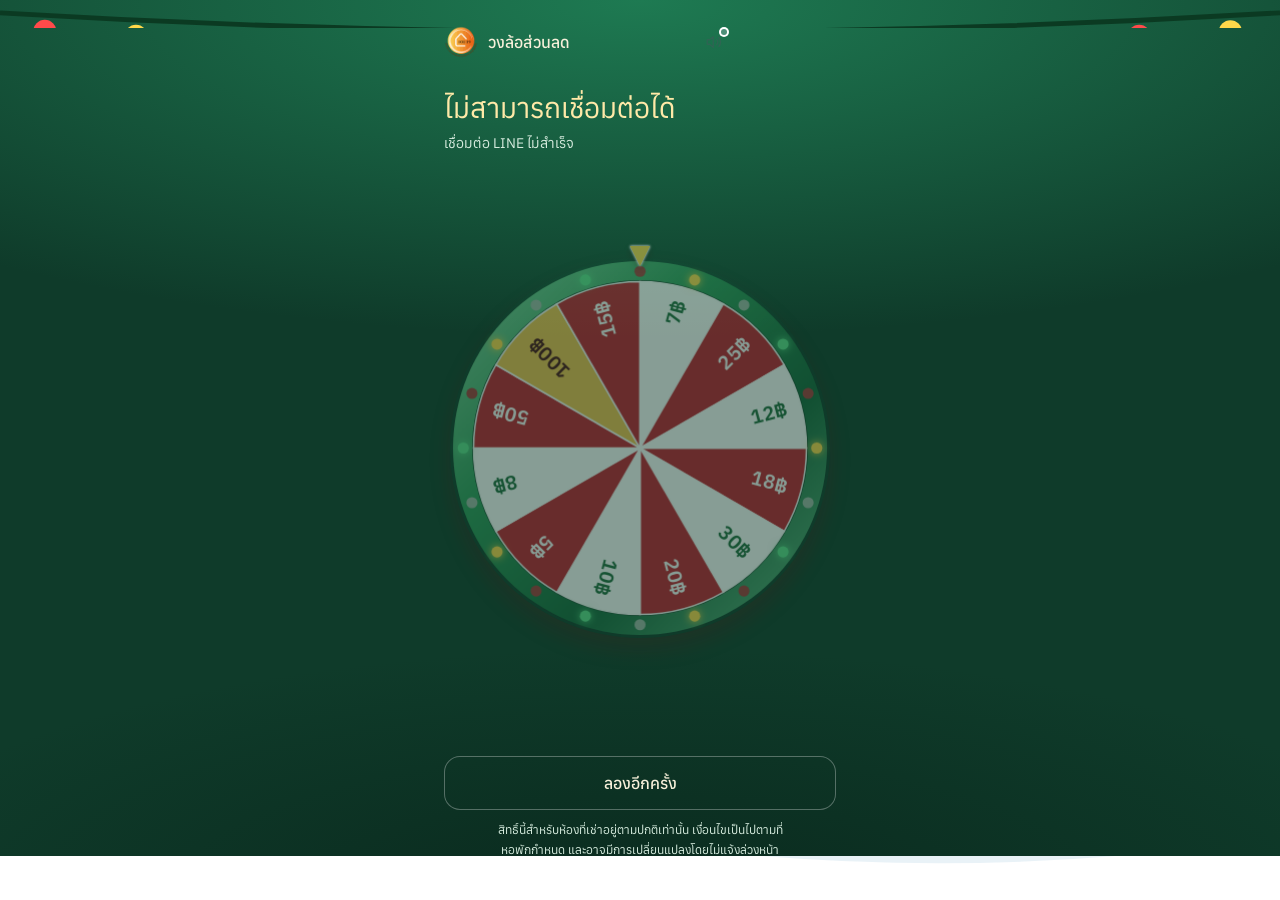
<file: index.html>
<!DOCTYPE html>
<html lang="th">
<head>
  <meta charset="UTF-8">
  <meta name="viewport" content="width=device-width, initial-scale=1.0, viewport-fit=cover">
  <title>วงล้อส่วนลด</title>
  <meta name="description" content="เช็คอินครบตามเกณฑ์และชำระบิลตรงเวลา เพื่อรับสิทธิ์ลุ้นส่วนลดค่าเช่า">
  <meta name="theme-color" content="#FBF4EE">
  <meta property="og:title" content="วงล้อส่วนลด">
  <meta property="og:description" content="เช็คอินครบตามเกณฑ์และชำระบิลตรงเวลา เพื่อรับสิทธิ์ลุ้นส่วนลดค่าเช่า">
  <meta property="og:type" content="website">
  <link rel="icon" href="data:image/svg+xml,%3Csvg xmlns='http://www.w3.org/2000/svg' viewBox='0 0 32 32'%3E%3Crect width='32' height='32' rx='8' fill='%231C2320'/%3E%3Cpath d='M9 12.5A1.5 1.5 0 0 1 10.5 11h11a1.5 1.5 0 0 1 1.5 1.5V14a2 2 0 0 0 0 4v1.5a1.5 1.5 0 0 1-1.5 1.5h-11A1.5 1.5 0 0 1 9 19.5V18a2 2 0 0 0 0-4z' fill='%23F0F1EF'/%3E%3C/svg%3E">

  <link rel="preconnect" href="https://fonts.googleapis.com">
  <link rel="preconnect" href="https://fonts.gstatic.com" crossorigin>
  <link rel="preconnect" href="https://static.line-scdn.net">
  <link rel="preconnect" href="https://script.google.com">
  <link rel="preconnect" href="https://script.googleusercontent.com" crossorigin>
  <link rel="stylesheet" href="https://fonts.googleapis.com/css2?family=Anuphan:wght@200;300;400;500;600&display=swap">
  <link rel="stylesheet" href="style.css">
  <link rel="preload" href="assets/logo.png" as="image">

  <script src="https://static.line-scdn.net/liff/edge/2/sdk.js" defer></script>
  <script>
    /* เลือกธีมเทศกาลตั้งแต่ก่อนหน้าจอแรกขึ้น (ให้หน้า "กรุณารอสักครู่" สีตรงธีม) — app.js ใช้ตารางเดียวกันนี้ */
    window.FEST_PERIODS = [
      { name: 'valentine',   from: '02-01', to: '02-29' },
      { name: 'songkran',    from: '04-01', to: '04-30' },
      { name: 'loykrathong', from: '11-01', to: '11-30' },
      { name: 'christmas',   from: '12-01', to: '12-31' }
    ];
    (function () {
      try {
        var q = new URLSearchParams(location.search).get('fest');
        var md = new Date(Date.now() + 7 * 3600e3).toISOString().slice(5, 10), n = null;
        window.FEST_PERIODS.forEach(function (f) { if (md >= f.from && md <= f.to) n = f.name; });
        if (q && window.FEST_PERIODS.some(function (f) { return f.name === q; })) n = q;
        if (n) document.documentElement.dataset.fest = n;
      } catch (e) {}
    })();
  </script>
  <style>
    /* boot mask อยู่ inline เพื่อให้ขึ้นทันทีก่อน style.css โหลดเสร็จ */
    #boot-mask {
      position: fixed; inset: 0; z-index: 9999;
      background: #F7F7F5;   /* กลางๆ ไม่ตามธีม — ให้หน้าวงล้อเป็นตัวเด่น */
      display: flex; flex-direction: column; align-items: center; justify-content: center;
      gap: 14px;
      font-family: 'Anuphan', 'Sarabun', system-ui, -apple-system, 'Noto Sans Thai', sans-serif;
      transition: opacity .35s ease;
    }
    #boot-mask.fade-out { opacity: 0; pointer-events: none; }
    #boot-mask .boot-ring {
      width: 22px; height: 22px; border-radius: 50%;
      border: 1.5px solid rgba(28, 35, 32, .14);
      border-top-color: #1C2320;
      animation: bootSpin .9s linear infinite;
    }
    #boot-mask .boot-text { font-size: 13px; color: #5E6864; }
    @keyframes bootSpin { to { transform: rotate(360deg); } }
    @media (prefers-reduced-motion: reduce) { #boot-mask .boot-ring { animation-duration: 3s; } }
  </style>
</head>
<body>

<div id="boot-mask" role="status">
  <div class="boot-ring"></div>
  <div class="boot-text">กรุณารอสักครู่</div>
</div>

<div class="app" id="revealCard" data-state="loading">
  <div class="fest-top" aria-hidden="true">
    <svg data-for="valentine" viewBox="0 0 400 24" preserveAspectRatio="xMidYMin slice"><path d="M0 3Q200 12 400 3" stroke="#E0315B" stroke-opacity=".5" fill="none"/><path transform="translate(18 5) scale(0.5)" d="M12 21C3 14 0 10 0 6.5A6 6 0 0 1 12 4a6 6 0 0 1 12 2.5C24 10 21 14 12 21z" fill="#E0315B"/><path transform="translate(60 5) scale(0.5)" d="M12 21C3 14 0 10 0 6.5A6 6 0 0 1 12 4a6 6 0 0 1 12 2.5C24 10 21 14 12 21z" fill="#FFFFFF"/><path transform="translate(102 5) scale(0.5)" d="M12 21C3 14 0 10 0 6.5A6 6 0 0 1 12 4a6 6 0 0 1 12 2.5C24 10 21 14 12 21z" fill="#FF8FB0"/><path transform="translate(144 5) scale(0.5)" d="M12 21C3 14 0 10 0 6.5A6 6 0 0 1 12 4a6 6 0 0 1 12 2.5C24 10 21 14 12 21z" fill="#C2185B"/><path transform="translate(186 5) scale(0.5)" d="M12 21C3 14 0 10 0 6.5A6 6 0 0 1 12 4a6 6 0 0 1 12 2.5C24 10 21 14 12 21z" fill="#E0315B"/><path transform="translate(228 5) scale(0.5)" d="M12 21C3 14 0 10 0 6.5A6 6 0 0 1 12 4a6 6 0 0 1 12 2.5C24 10 21 14 12 21z" fill="#FFFFFF"/><path transform="translate(270 5) scale(0.5)" d="M12 21C3 14 0 10 0 6.5A6 6 0 0 1 12 4a6 6 0 0 1 12 2.5C24 10 21 14 12 21z" fill="#FF8FB0"/><path transform="translate(312 5) scale(0.5)" d="M12 21C3 14 0 10 0 6.5A6 6 0 0 1 12 4a6 6 0 0 1 12 2.5C24 10 21 14 12 21z" fill="#C2185B"/><path transform="translate(354 5) scale(0.5)" d="M12 21C3 14 0 10 0 6.5A6 6 0 0 1 12 4a6 6 0 0 1 12 2.5C24 10 21 14 12 21z" fill="#E0315B"/><path transform="translate(396 5) scale(0.5)" d="M12 21C3 14 0 10 0 6.5A6 6 0 0 1 12 4a6 6 0 0 1 12 2.5C24 10 21 14 12 21z" fill="#FFFFFF"/></svg>
    <svg data-for="songkran" viewBox="0 0 400 24" preserveAspectRatio="xMidYMin slice"><path d="M0 8Q200 18 400 8" stroke="#2E8A4F" stroke-opacity=".5" fill="none" stroke-width="1.4"/><circle cx="18.2" cy="8.0" r="3" fill="#FFB000"/><circle cx="16.1" cy="11.6" r="3" fill="#FFB000"/><circle cx="11.9" cy="11.6" r="3" fill="#FFB000"/><circle cx="9.8" cy="8.0" r="3" fill="#FFB000"/><circle cx="11.9" cy="4.4" r="3" fill="#FFB000"/><circle cx="16.1" cy="4.4" r="3" fill="#FFB000"/><circle cx="14" cy="8" r="2.6" fill="#C45A00"/><circle cx="48.2" cy="13.0" r="3" fill="#FFB000"/><circle cx="46.1" cy="16.6" r="3" fill="#FFB000"/><circle cx="41.9" cy="16.6" r="3" fill="#FFB000"/><circle cx="39.8" cy="13.0" r="3" fill="#FFB000"/><circle cx="41.9" cy="9.4" r="3" fill="#FFB000"/><circle cx="46.1" cy="9.4" r="3" fill="#FFB000"/><circle cx="44" cy="13" r="2.6" fill="#C45A00"/><circle cx="78.2" cy="8.0" r="3" fill="#FFB000"/><circle cx="76.1" cy="11.6" r="3" fill="#FFB000"/><circle cx="71.9" cy="11.6" r="3" fill="#FFB000"/><circle cx="69.8" cy="8.0" r="3" fill="#FFB000"/><circle cx="71.9" cy="4.4" r="3" fill="#FFB000"/><circle cx="76.1" cy="4.4" r="3" fill="#FFB000"/><circle cx="74" cy="8" r="2.6" fill="#C45A00"/><circle cx="108.2" cy="13.0" r="3" fill="#FFB000"/><circle cx="106.1" cy="16.6" r="3" fill="#FFB000"/><circle cx="101.9" cy="16.6" r="3" fill="#FFB000"/><circle cx="99.8" cy="13.0" r="3" fill="#FFB000"/><circle cx="101.9" cy="9.4" r="3" fill="#FFB000"/><circle cx="106.1" cy="9.4" r="3" fill="#FFB000"/><circle cx="104" cy="13" r="2.6" fill="#C45A00"/><circle cx="138.2" cy="8.0" r="3" fill="#FFB000"/><circle cx="136.1" cy="11.6" r="3" fill="#FFB000"/><circle cx="131.9" cy="11.6" r="3" fill="#FFB000"/><circle cx="129.8" cy="8.0" r="3" fill="#FFB000"/><circle cx="131.9" cy="4.4" r="3" fill="#FFB000"/><circle cx="136.1" cy="4.4" r="3" fill="#FFB000"/><circle cx="134" cy="8" r="2.6" fill="#C45A00"/><circle cx="168.2" cy="13.0" r="3" fill="#FFB000"/><circle cx="166.1" cy="16.6" r="3" fill="#FFB000"/><circle cx="161.9" cy="16.6" r="3" fill="#FFB000"/><circle cx="159.8" cy="13.0" r="3" fill="#FFB000"/><circle cx="161.9" cy="9.4" r="3" fill="#FFB000"/><circle cx="166.1" cy="9.4" r="3" fill="#FFB000"/><circle cx="164" cy="13" r="2.6" fill="#C45A00"/><circle cx="198.2" cy="8.0" r="3" fill="#FFB000"/><circle cx="196.1" cy="11.6" r="3" fill="#FFB000"/><circle cx="191.9" cy="11.6" r="3" fill="#FFB000"/><circle cx="189.8" cy="8.0" r="3" fill="#FFB000"/><circle cx="191.9" cy="4.4" r="3" fill="#FFB000"/><circle cx="196.1" cy="4.4" r="3" fill="#FFB000"/><circle cx="194" cy="8" r="2.6" fill="#C45A00"/><circle cx="228.2" cy="13.0" r="3" fill="#FFB000"/><circle cx="226.1" cy="16.6" r="3" fill="#FFB000"/><circle cx="221.9" cy="16.6" r="3" fill="#FFB000"/><circle cx="219.8" cy="13.0" r="3" fill="#FFB000"/><circle cx="221.9" cy="9.4" r="3" fill="#FFB000"/><circle cx="226.1" cy="9.4" r="3" fill="#FFB000"/><circle cx="224" cy="13" r="2.6" fill="#C45A00"/><circle cx="258.2" cy="8.0" r="3" fill="#FFB000"/><circle cx="256.1" cy="11.6" r="3" fill="#FFB000"/><circle cx="251.9" cy="11.6" r="3" fill="#FFB000"/><circle cx="249.8" cy="8.0" r="3" fill="#FFB000"/><circle cx="251.9" cy="4.4" r="3" fill="#FFB000"/><circle cx="256.1" cy="4.4" r="3" fill="#FFB000"/><circle cx="254" cy="8" r="2.6" fill="#C45A00"/><circle cx="288.2" cy="13.0" r="3" fill="#FFB000"/><circle cx="286.1" cy="16.6" r="3" fill="#FFB000"/><circle cx="281.9" cy="16.6" r="3" fill="#FFB000"/><circle cx="279.8" cy="13.0" r="3" fill="#FFB000"/><circle cx="281.9" cy="9.4" r="3" fill="#FFB000"/><circle cx="286.1" cy="9.4" r="3" fill="#FFB000"/><circle cx="284" cy="13" r="2.6" fill="#C45A00"/><circle cx="318.2" cy="8.0" r="3" fill="#FFB000"/><circle cx="316.1" cy="11.6" r="3" fill="#FFB000"/><circle cx="311.9" cy="11.6" r="3" fill="#FFB000"/><circle cx="309.8" cy="8.0" r="3" fill="#FFB000"/><circle cx="311.9" cy="4.4" r="3" fill="#FFB000"/><circle cx="316.1" cy="4.4" r="3" fill="#FFB000"/><circle cx="314" cy="8" r="2.6" fill="#C45A00"/><circle cx="348.2" cy="13.0" r="3" fill="#FFB000"/><circle cx="346.1" cy="16.6" r="3" fill="#FFB000"/><circle cx="341.9" cy="16.6" r="3" fill="#FFB000"/><circle cx="339.8" cy="13.0" r="3" fill="#FFB000"/><circle cx="341.9" cy="9.4" r="3" fill="#FFB000"/><circle cx="346.1" cy="9.4" r="3" fill="#FFB000"/><circle cx="344" cy="13" r="2.6" fill="#C45A00"/><circle cx="378.2" cy="8.0" r="3" fill="#FFB000"/><circle cx="376.1" cy="11.6" r="3" fill="#FFB000"/><circle cx="371.9" cy="11.6" r="3" fill="#FFB000"/><circle cx="369.8" cy="8.0" r="3" fill="#FFB000"/><circle cx="371.9" cy="4.4" r="3" fill="#FFB000"/><circle cx="376.1" cy="4.4" r="3" fill="#FFB000"/><circle cx="374" cy="8" r="2.6" fill="#C45A00"/><circle cx="408.2" cy="13.0" r="3" fill="#FFB000"/><circle cx="406.1" cy="16.6" r="3" fill="#FFB000"/><circle cx="401.9" cy="16.6" r="3" fill="#FFB000"/><circle cx="399.8" cy="13.0" r="3" fill="#FFB000"/><circle cx="401.9" cy="9.4" r="3" fill="#FFB000"/><circle cx="406.1" cy="9.4" r="3" fill="#FFB000"/><circle cx="404" cy="13" r="2.6" fill="#C45A00"/></svg>
    <svg data-for="loykrathong" viewBox="0 0 400 28" preserveAspectRatio="xMidYMin slice"><defs><radialGradient id="glw" cx=".5" cy=".6"><stop offset="0" stop-color="#FFF3C4"/><stop offset="1" stop-color="#FF9F1C" stop-opacity="0"/></radialGradient></defs><line x1="30" y1="0" x2="30" y2="2" stroke="#E8B94A" stroke-width="1"/><rect x="25" y="2" width="10" height="13" rx="3" fill="#FF9F1C"/><rect x="25" y="2" width="10" height="13" rx="3" fill="url(#glw)" /><rect x="27" y="0" width="6" height="2" fill="#E8B94A"/><line x1="92" y1="0" x2="92" y2="6" stroke="#E8B94A" stroke-width="1"/><rect x="87" y="6" width="10" height="13" rx="3" fill="#FF9F1C"/><rect x="87" y="6" width="10" height="13" rx="3" fill="url(#glw)" /><rect x="89" y="4" width="6" height="2" fill="#E8B94A"/><line x1="154" y1="0" x2="154" y2="10" stroke="#E8B94A" stroke-width="1"/><rect x="149" y="10" width="10" height="13" rx="3" fill="#FF9F1C"/><rect x="149" y="10" width="10" height="13" rx="3" fill="url(#glw)" /><rect x="151" y="8" width="6" height="2" fill="#E8B94A"/><line x1="216" y1="0" x2="216" y2="2" stroke="#E8B94A" stroke-width="1"/><rect x="211" y="2" width="10" height="13" rx="3" fill="#FF9F1C"/><rect x="211" y="2" width="10" height="13" rx="3" fill="url(#glw)" /><rect x="213" y="0" width="6" height="2" fill="#E8B94A"/><line x1="278" y1="0" x2="278" y2="6" stroke="#E8B94A" stroke-width="1"/><rect x="273" y="6" width="10" height="13" rx="3" fill="#FF9F1C"/><rect x="273" y="6" width="10" height="13" rx="3" fill="url(#glw)" /><rect x="275" y="4" width="6" height="2" fill="#E8B94A"/><line x1="340" y1="0" x2="340" y2="10" stroke="#E8B94A" stroke-width="1"/><rect x="335" y="10" width="10" height="13" rx="3" fill="#FF9F1C"/><rect x="335" y="10" width="10" height="13" rx="3" fill="url(#glw)" /><rect x="337" y="8" width="6" height="2" fill="#E8B94A"/><line x1="402" y1="0" x2="402" y2="2" stroke="#E8B94A" stroke-width="1"/><rect x="397" y="2" width="10" height="13" rx="3" fill="#FF9F1C"/><rect x="397" y="2" width="10" height="13" rx="3" fill="url(#glw)" /><rect x="399" y="0" width="6" height="2" fill="#E8B94A"/></svg>
    <svg data-for="christmas" viewBox="0 0 400 24" preserveAspectRatio="xMidYMin slice"><path d="M0 4Q200 16 400 4" stroke="#0B3A22" stroke-width="1.5" fill="none"/><circle cx="14.0" cy="9.8" r="3.6" fill="#FF4A4A"/><circle cx="42.5" cy="11.3" r="3.6" fill="#FFD84A"/><circle cx="71.0" cy="12.5" r="3.6" fill="#FFFFFF"/><circle cx="99.5" cy="13.5" r="3.6" fill="#5CE08A"/><circle cx="128.0" cy="14.2" r="3.6" fill="#FF4A4A"/><circle cx="156.5" cy="14.7" r="3.6" fill="#FFD84A"/><circle cx="185.0" cy="15.0" r="3.6" fill="#FFFFFF"/><circle cx="213.5" cy="15.0" r="3.6" fill="#5CE08A"/><circle cx="242.0" cy="14.7" r="3.6" fill="#FF4A4A"/><circle cx="270.5" cy="14.3" r="3.6" fill="#FFD84A"/><circle cx="299.0" cy="13.5" r="3.6" fill="#FFFFFF"/><circle cx="327.5" cy="12.6" r="3.6" fill="#5CE08A"/><circle cx="356.0" cy="11.3" r="3.6" fill="#FF4A4A"/><circle cx="384.5" cy="9.9" r="3.6" fill="#FFD84A"/></svg>
  </div>

  <div class="fest-particles" aria-hidden="true"><i></i><i></i><i></i><i></i><i></i><i></i><i></i><i></i><i></i><i></i></div>
  <div class="fest-bottom" data-for="songkran" aria-hidden="true"><svg viewBox="0 0 400 58" preserveAspectRatio="xMidYMax slice">
    <defs><linearGradient id="gsk" x1="0" y1="0" x2="0" y2="1"><stop offset="0" stop-color="#8FE0F8" stop-opacity=".8"/><stop offset="1" stop-color="#2AA7D2"/></linearGradient></defs>
    <path d="M0 20 Q50 8 100 20 T200 20 T300 20 T400 20 V58 H0Z" fill="url(#gsk)" opacity=".5"/>
    <path d="M0 32 Q50 20 100 32 T200 32 T300 32 T400 32 V58 H0Z" fill="url(#gsk)"/>
    <g fill="#FFB000"><circle cx="70" cy="30" r="7"/><circle cx="168" cy="36" r="6"/><circle cx="262" cy="30" r="7"/><circle cx="348" cy="36" r="6"/></g>
    <g fill="#C45A00"><circle cx="70" cy="30" r="2.6"/><circle cx="168" cy="36" r="2.3"/><circle cx="262" cy="30" r="2.6"/><circle cx="348" cy="36" r="2.3"/></g></svg></div>
  <div class="fest-bottom" data-for="valentine" aria-hidden="true"><svg viewBox="0 0 400 58" preserveAspectRatio="xMidYMax slice">
    <defs><linearGradient id="gvl" x1="0" y1="0" x2="0" y2="1"><stop offset="0" stop-color="#FFB3C7" stop-opacity=".85"/><stop offset="1" stop-color="#F0709A"/></linearGradient></defs>
    <path d="M0 22 Q50 10 100 22 T200 22 T300 22 T400 22 V58 H0Z" fill="url(#gvl)" opacity=".5"/>
    <path d="M0 34 Q50 22 100 34 T200 34 T300 34 T400 34 V58 H0Z" fill="url(#gvl)"/>
    <g fill="#FFFFFF"><path transform="translate(60 30) scale(.5)" d="M12 21C3 14 0 10 0 6.5A6 6 0 0 1 12 4a6 6 0 0 1 12 2.5C24 10 21 14 12 21z"/><path transform="translate(170 38) scale(.42)" d="M12 21C3 14 0 10 0 6.5A6 6 0 0 1 12 4a6 6 0 0 1 12 2.5C24 10 21 14 12 21z"/><path transform="translate(258 30) scale(.5)" d="M12 21C3 14 0 10 0 6.5A6 6 0 0 1 12 4a6 6 0 0 1 12 2.5C24 10 21 14 12 21z"/><path transform="translate(340 38) scale(.42)" d="M12 21C3 14 0 10 0 6.5A6 6 0 0 1 12 4a6 6 0 0 1 12 2.5C24 10 21 14 12 21z"/></g></svg></div>
  <div class="fest-bottom" data-for="loykrathong" aria-hidden="true"><svg viewBox="0 0 400 58" preserveAspectRatio="xMidYMax slice"><defs><linearGradient id="lkwt" x1="0" y1="0" x2="0" y2="1"><stop offset="0" stop-color="#27489A"/><stop offset="1" stop-color="#0A1740"/></linearGradient><radialGradient id="lkfg"><stop offset="0" stop-color="#FFE9A8" stop-opacity=".95"/><stop offset="1" stop-color="#FF9F1C" stop-opacity="0"/></radialGradient></defs><path d="M0 30 Q50 22 100 30 T200 30 T300 30 T400 30 V58 H0Z" fill="url(#lkwt)" opacity=".7"/><path d="M0 39 Q50 31 100 39 T200 39 T300 39 T400 39 V58 H0Z" fill="url(#lkwt)"/><ellipse cx="200" cy="48" rx="20" ry="2.4" fill="#FFB62E" opacity=".3"/><path d="M191 52h18M195 55h10" stroke="#FFE9A8" stroke-opacity=".4" stroke-width="1" stroke-linecap="round"/><ellipse cx="70" cy="39.86" rx="10.54" ry="2.604" fill="#1F6B3A"/><path d="M59.46 39.24Q70 42.96 80.53999999999999 39.24Q70 36.14 59.46 39.24Z" fill="#3FA55A"/><path d="M60.7 37.69L59.584 40.79" stroke="#1F6B3A" stroke-width=".7" opacity=".8"/><path d="M63.8 37.69L63.056 40.79" stroke="#1F6B3A" stroke-width=".7" opacity=".8"/><path d="M66.9 37.69L66.528 40.79" stroke="#1F6B3A" stroke-width=".7" opacity=".8"/><path d="M70.0 37.69L70.0 40.79" stroke="#1F6B3A" stroke-width=".7" opacity=".8"/><path d="M73.1 37.69L73.472 40.79" stroke="#1F6B3A" stroke-width=".7" opacity=".8"/><path d="M76.2 37.69L76.944 40.79" stroke="#1F6B3A" stroke-width=".7" opacity=".8"/><path d="M79.3 37.69L80.416 40.79" stroke="#1F6B3A" stroke-width=".7" opacity=".8"/><circle cx="61.32" cy="38.62" r="1.116" fill="#FFB000"/><circle cx="65.66" cy="38.62" r="1.116" fill="#FFB000"/><circle cx="74.34" cy="38.62" r="1.116" fill="#FFB000"/><circle cx="78.68" cy="38.62" r="1.116" fill="#FFB000"/><ellipse cx="70" cy="34.28" rx="1.6864" ry="3.9525" fill="#F47FA6" stroke="#fff" stroke-opacity=".5" stroke-width=".4" transform="rotate(-62 70 38)"/><ellipse cx="70" cy="34.28" rx="1.6864" ry="3.9525" fill="#F47FA6" stroke="#fff" stroke-opacity=".5" stroke-width=".4" transform="rotate(62 70 38)"/><ellipse cx="70" cy="34.28" rx="1.984" ry="4.65" fill="#FFB3C7" stroke="#fff" stroke-opacity=".5" stroke-width=".4" transform="rotate(-34 70 38)"/><ellipse cx="70" cy="34.28" rx="1.984" ry="4.65" fill="#FFB3C7" stroke="#fff" stroke-opacity=".5" stroke-width=".4" transform="rotate(34 70 38)"/><ellipse cx="70" cy="34.28" rx="2.1824000000000003" ry="5.115000000000001" fill="#FFE3EC" stroke="#fff" stroke-opacity=".5" stroke-width=".4" transform="rotate(0 70 38)"/><path d="M67.52 35.52l-2 -12" stroke="#8B5A2B" stroke-width=".9"/><path d="M72.48 35.52l2 -12" stroke="#8B5A2B" stroke-width=".9"/><rect x="69.07" y="29.32" width="1.8599999999999999" height="6.82" rx="1" fill="#FFF3D6"/><circle cx="70" cy="26.22" r="4.96" fill="url(#lkfg)"/><path d="M70 23.740000000000002c1.24 1.612 1.612 2.232 1.612 3.1a1.612 1.612 0 0 1 -3.224 0c0 -1.4 .6 -2.4 1.612 -3.1z" fill="#FFB62E"/><circle cx="67.52" cy="27.46" r=".9" fill="#FF6B3D"/><circle cx="73.72" cy="27.46" r=".9" fill="#FF6B3D"/><ellipse cx="330" cy="39.86" rx="10.54" ry="2.604" fill="#1F6B3A"/><path d="M319.46 39.24Q330 42.96 340.54 39.24Q330 36.14 319.46 39.24Z" fill="#3FA55A"/><path d="M320.7 37.69L319.584 40.79" stroke="#1F6B3A" stroke-width=".7" opacity=".8"/><path d="M323.8 37.69L323.056 40.79" stroke="#1F6B3A" stroke-width=".7" opacity=".8"/><path d="M326.9 37.69L326.528 40.79" stroke="#1F6B3A" stroke-width=".7" opacity=".8"/><path d="M330.0 37.69L330.0 40.79" stroke="#1F6B3A" stroke-width=".7" opacity=".8"/><path d="M333.1 37.69L333.472 40.79" stroke="#1F6B3A" stroke-width=".7" opacity=".8"/><path d="M336.2 37.69L336.944 40.79" stroke="#1F6B3A" stroke-width=".7" opacity=".8"/><path d="M339.3 37.69L340.416 40.79" stroke="#1F6B3A" stroke-width=".7" opacity=".8"/><circle cx="321.32" cy="38.62" r="1.116" fill="#FFB000"/><circle cx="325.66" cy="38.62" r="1.116" fill="#FFB000"/><circle cx="334.34" cy="38.62" r="1.116" fill="#FFB000"/><circle cx="338.68" cy="38.62" r="1.116" fill="#FFB000"/><ellipse cx="330" cy="34.28" rx="1.6864" ry="3.9525" fill="#F47FA6" stroke="#fff" stroke-opacity=".5" stroke-width=".4" transform="rotate(-62 330 38)"/><ellipse cx="330" cy="34.28" rx="1.6864" ry="3.9525" fill="#F47FA6" stroke="#fff" stroke-opacity=".5" stroke-width=".4" transform="rotate(62 330 38)"/><ellipse cx="330" cy="34.28" rx="1.984" ry="4.65" fill="#FFB3C7" stroke="#fff" stroke-opacity=".5" stroke-width=".4" transform="rotate(-34 330 38)"/><ellipse cx="330" cy="34.28" rx="1.984" ry="4.65" fill="#FFB3C7" stroke="#fff" stroke-opacity=".5" stroke-width=".4" transform="rotate(34 330 38)"/><ellipse cx="330" cy="34.28" rx="2.1824000000000003" ry="5.115000000000001" fill="#FFE3EC" stroke="#fff" stroke-opacity=".5" stroke-width=".4" transform="rotate(0 330 38)"/><path d="M327.52 35.52l-2 -12" stroke="#8B5A2B" stroke-width=".9"/><path d="M332.48 35.52l2 -12" stroke="#8B5A2B" stroke-width=".9"/><rect x="329.07" y="29.32" width="1.8599999999999999" height="6.82" rx="1" fill="#FFF3D6"/><circle cx="330" cy="26.22" r="4.96" fill="url(#lkfg)"/><path d="M330 23.740000000000002c1.24 1.612 1.612 2.232 1.612 3.1a1.612 1.612 0 0 1 -3.224 0c0 -1.4 .6 -2.4 1.612 -3.1z" fill="#FFB62E"/><circle cx="327.52" cy="27.46" r=".9" fill="#FF6B3D"/><circle cx="333.72" cy="27.46" r=".9" fill="#FF6B3D"/><ellipse cx="200" cy="45.45" rx="19.549999999999997" ry="4.83" fill="#1F6B3A"/><path d="M180.45 44.3Q200 51.2 219.55 44.3Q200 38.55 180.45 44.3Z" fill="#3FA55A"/><path d="M182.75 41.425L180.68 47.175" stroke="#1F6B3A" stroke-width=".7" opacity=".8"/><path d="M188.5 41.425L187.12 47.175" stroke="#1F6B3A" stroke-width=".7" opacity=".8"/><path d="M194.25 41.425L193.56 47.175" stroke="#1F6B3A" stroke-width=".7" opacity=".8"/><path d="M200.0 41.425L200.0 47.175" stroke="#1F6B3A" stroke-width=".7" opacity=".8"/><path d="M205.75 41.425L206.44 47.175" stroke="#1F6B3A" stroke-width=".7" opacity=".8"/><path d="M211.5 41.425L212.88 47.175" stroke="#1F6B3A" stroke-width=".7" opacity=".8"/><path d="M217.25 41.425L219.32 47.175" stroke="#1F6B3A" stroke-width=".7" opacity=".8"/><circle cx="183.9" cy="43.15" r="2.07" fill="#FFB000"/><circle cx="191.95" cy="43.15" r="2.07" fill="#FFB000"/><circle cx="208.05" cy="43.15" r="2.07" fill="#FFB000"/><circle cx="216.1" cy="43.15" r="2.07" fill="#FFB000"/><ellipse cx="200" cy="35.1" rx="3.1279999999999997" ry="7.33125" fill="#F47FA6" stroke="#fff" stroke-opacity=".5" stroke-width=".4" transform="rotate(-62 200 42)"/><ellipse cx="200" cy="35.1" rx="3.1279999999999997" ry="7.33125" fill="#F47FA6" stroke="#fff" stroke-opacity=".5" stroke-width=".4" transform="rotate(62 200 42)"/><ellipse cx="200" cy="35.1" rx="3.6799999999999997" ry="8.625" fill="#FFB3C7" stroke="#fff" stroke-opacity=".5" stroke-width=".4" transform="rotate(-34 200 42)"/><ellipse cx="200" cy="35.1" rx="3.6799999999999997" ry="8.625" fill="#FFB3C7" stroke="#fff" stroke-opacity=".5" stroke-width=".4" transform="rotate(34 200 42)"/><ellipse cx="200" cy="35.1" rx="4.048" ry="9.4875" fill="#FFE3EC" stroke="#fff" stroke-opacity=".5" stroke-width=".4" transform="rotate(0 200 42)"/><path d="M195.4 37.4l-2 -12" stroke="#8B5A2B" stroke-width=".9"/><path d="M204.6 37.4l2 -12" stroke="#8B5A2B" stroke-width=".9"/><rect x="198.275" y="25.900000000000002" width="3.4499999999999997" height="12.649999999999999" rx="1" fill="#FFF3D6"/><circle cx="200" cy="20.150000000000002" r="9.2" fill="url(#lkfg)"/><path d="M200 15.55c2.3 2.9899999999999998 2.9899999999999998 4.14 2.9899999999999998 5.75a2.9899999999999998 2.9899999999999998 0 0 1 -5.9799999999999995 0c0 -1.4 .6 -2.4 2.9899999999999998 -5.75z" fill="#FFB62E"/><circle cx="195.4" cy="22.450000000000003" r=".9" fill="#FF6B3D"/><circle cx="206.9" cy="22.450000000000003" r=".9" fill="#FF6B3D"/></svg></div>
  <div class="fest-bottom" data-for="christmas" aria-hidden="true"><svg viewBox="0 0 400 58" preserveAspectRatio="xMidYMax slice">
    <path d="M0 30 Q80 14 170 30 T340 28 T400 26 V58 H0Z" fill="#E9F2F7"/>
    <path d="M0 40 Q100 26 200 40 T400 38 V58 H0Z" fill="#FFFFFF"/>
    <g><rect x="39" y="30" width="4" height="8" fill="#6B4226"/><path d="M41 4 L30 20 H36 L27 32 H55 L46 20 H52Z" fill="#14653A"/><circle cx="38" cy="26" r="1.8" fill="#E0303D"/><circle cx="46" cy="22" r="1.6" fill="#FFD84A"/>
      <rect x="353" y="28" width="4" height="8" fill="#6B4226"/><path d="M355 2 L344 18 H350 L341 30 H369 L360 18 H366Z" fill="#14653A"/><circle cx="352" cy="24" r="1.8" fill="#FFD84A"/><circle cx="360" cy="20" r="1.6" fill="#E0303D"/></g></svg></div>

  <header class="topbar">
    <div class="brandrow">
      <img class="brand-logo" src="assets/logo.png" alt="โลโก้หอพัก">
      <div class="brand">
        <h1>วงล้อส่วนลด</h1>
      </div>
    </div>
    <div class="topbar-actions">
      <button class="icon-btn" id="btn-music" type="button" aria-label="เปิด/ปิดเพลง" aria-pressed="false">
        <svg class="icon-music-on" width="18" height="18" viewBox="0 0 24 24" fill="none" stroke="currentColor" stroke-width="1.75" stroke-linecap="round" stroke-linejoin="round" aria-hidden="true">
          <path d="M11 5 6 9H3v6h3l5 4z"></path>
          <path d="M15.5 8.5a5 5 0 0 1 0 7"></path>
          <path d="M18.5 6a9 9 0 0 1 0 12"></path>
        </svg>
        <svg class="icon-music-off" width="18" height="18" viewBox="0 0 24 24" fill="none" stroke="currentColor" stroke-width="1.75" stroke-linecap="round" stroke-linejoin="round" aria-hidden="true">
          <path d="M11 5 6 9H3v6h3l5 4z"></path>
          <path d="M23 9 17 15"></path>
          <path d="M17 9l6 6"></path>
        </svg>
      </button>
      <button class="pill-btn" id="btn-history" type="button" onclick="openHistoryOverlay()" aria-label="ดูประวัติการลุ้นรางวัล">
        <svg width="16" height="16" viewBox="0 0 24 24" fill="none" stroke="currentColor" stroke-width="1.75" stroke-linecap="round" stroke-linejoin="round" aria-hidden="true">
          <path d="M3 12a9 9 0 1 0 9-9 9.75 9.75 0 0 0-6.74 2.74L3 8"></path>
          <path d="M3 3v5h5"></path>
          <path d="M12 7v5l4 2"></path>
        </svg>
        <span>ประวัติ</span>
      </button>
    </div>
  </header>

  <div class="pillrow"><button type="button" class="room-pill" id="cabRoomBadge" hidden aria-haspopup="dialog" aria-label="ดูข้อมูลห้อง"></button></div>

  <audio id="bgm" loop preload="none"></audio>

  <section class="status">
    <p class="title" id="titleText" aria-live="polite">กำลังเตรียมข้อมูล</p>
    <p class="hint" id="hint"></p>
  </section>

  <main class="stage">
    <div class="board" id="board">
      <div class="wheel-shell">
        <div class="wheel-pointer" aria-hidden="true"></div>
        <canvas id="wheelCanvas" class="wheel-canvas" aria-hidden="true"></canvas>
        <div class="wheel-hub" aria-hidden="true">
          <span class="wheel-hub-num" id="stockCount">–</span>
          <span class="wheel-hub-label">สิทธิ์คงเหลือ</span>
        </div>
      </div>

      <div class="ticket" id="ticket" role="group">
        <div class="ticket-paper">
          <div class="ticket-top">
            <p class="ticket-tier"><i class="ticket-dot"></i><span id="ticketTier">Coupon</span></p>
            <p class="ticket-amount"><span id="ticketAmount">0</span><small>฿</small></p>
            <p class="ticket-label">ส่วนลดค่าเช่า</p>
          </div>
          <div class="ticket-perf" aria-hidden="true"></div>
          <div class="ticket-bottom">
            <p id="ticketDesc">หักจากบิลรอบถัดไปโดยอัตโนมัติ</p>
          </div>
        </div>
      </div>
    </div>
  </main>

  <div class="dock">
    <p class="notice" id="instruction" aria-live="polite"></p>
    <div class="start-row" id="startRow">
      <button class="btn ghost respin helper" id="helperBtn" type="button"><span id="helperBtnText">ตัวช่วย</span></button>
      <button class="btn primary hide" id="startBtn" type="button">ลุ้นรางวัล</button>
    </div>
    <div class="claim-row" id="claimRow">
      <button class="btn ghost respin" id="respinBtn" type="button" style="display:none;"></button>
      <button class="btn primary claim" id="claimBtn" type="button">ตกลง</button>
    </div>
    <button class="btn ghost" id="retryBtn" type="button" style="display:none;">ลองอีกครั้ง</button>
  </div>


  <!-- แผ่นเลือกตัวช่วย (MOCK) -->
  <div class="respin-sheet" id="helperSheet" hidden>
    <div class="respin-card helper-card" role="dialog" aria-modal="true">
      <h3>เลือกตัวช่วย</h3>
      <p class="hs-sub">ใช้แต้มเช็คอินแลกตัวช่วย · คงเหลือ <b id="hsPoints">20</b> แต้ม</p>
      <div class="hs-list" id="hsList"></div>
      <p class="hs-note">หักแต้มเมื่อกดหมุน · เลือกได้ 1 ตัวต่อกล่อง · แต้มที่ไม่ได้ใช้ยังเป็นส่วนลดบิลตามปกติ</p>
      <div class="respin-row">
        <button type="button" class="respin-no" id="hsNo">ไม่ใช้ตัวช่วย</button>
        <button type="button" class="respin-yes" id="hsYes" disabled>เลือกตัวช่วย</button>
      </div>
    </div>
  </div>

  <!-- หน้ายืนยันหมุนใหม่ -->
  <div class="respin-sheet" id="respinSheet" hidden>
    <div class="respin-card" role="dialog" aria-modal="true" aria-labelledby="respinTitle">
      <h3 id="respinTitle">ใช้ <span id="respinCost">–</span> แต้มเช็คอิน ลุ้นอีกครั้งไหม?</h3>
      <p>ตอนนี้คุณได้ส่วนลด <b><span id="respinOld">–</span> บาท</b></p>
      <p>ถ้าลุ้นอีกครั้ง ส่วนลดใหม่จะ<b>แทนที่ส่วนลดเดิม</b><br>อาจได้ <b>เท่าเดิมหรือมากกว่า</b> ไม่ต่ำกว่าเดิมแน่นอน<br>แต้มที่ใช้แล้ว<b>ไม่คืน</b> แม้ได้เท่าเดิม</p>
      <div class="respin-row">
        <button type="button" class="respin-no" id="respinNo">ไม่ลุ้น</button>
        <button type="button" class="respin-yes" id="respinYes">ลุ้นอีกครั้ง · <span id="respinCost2">–</span> แต้ม</button>
      </div>
    </div>
  </div>


  <p class="footnote">สิทธิ์นี้สำหรับห้องที่เช่าอยู่ตามปกติเท่านั้น เงื่อนไขเป็นไปตามที่หอพักกำหนด และอาจมีการเปลี่ยนแปลงโดยไม่แจ้งล่วงหน้า</p>
</div>

<div class="screen-flash" id="screenFlash" aria-hidden="true"></div>
<div class="confetti-layer" id="confettiLayer" aria-hidden="true"></div>

<!-- HISTORY OVERLAY -->
<div class="history-overlay" id="history-overlay" role="dialog" aria-modal="true" aria-labelledby="history-title">
  <div class="history-panel">
    <div class="hist-garland" id="histGarland" aria-hidden="true"></div>
    <span class="sheet-grip" aria-hidden="true"></span>
    <div class="history-header">
      <h2 class="history-title" id="history-title">ประวัติการลุ้นรางวัล</h2>
      <button class="icon-btn" id="history-close" type="button" onclick="closeHistoryOverlay()" aria-label="ปิด">
        <svg width="18" height="18" viewBox="0 0 24 24" fill="none" stroke="currentColor" stroke-width="1.75" stroke-linecap="round" aria-hidden="true">
          <path d="M6 6l12 12M18 6L6 18"></path>
        </svg>
      </button>
    </div>
    <div class="history-body" id="history-body"></div>
  </div>
</div>

<!-- PROFILE OVERLAY (โปรไฟล์ย่อ — โหลดข้อมูลตอนแตะป้ายเท่านั้น) -->
<div class="history-overlay" id="profile-overlay" role="dialog" aria-modal="true" aria-labelledby="pf-title">
  <div class="history-panel">
    <span class="sheet-grip" aria-hidden="true"></span>
    <div class="history-header">
      <h2 class="history-title" id="pf-title">ข้อมูลห้อง</h2>
      <button class="icon-btn" id="profile-close" type="button" aria-label="ปิด">
        <svg width="18" height="18" viewBox="0 0 24 24" fill="none" stroke="currentColor" stroke-width="1.75" stroke-linecap="round" aria-hidden="true">
          <path d="M6 6l12 12M18 6L6 18"></path>
        </svg>
      </button>
    </div>
    <div class="history-body" id="pf-body"></div>
  </div>
</div>

<div class="toast" id="toast" role="status" aria-live="polite"></div>

<script src="app.js" defer></script>
</body>
</html>
</file>
<file: style.css>
/* ============================================================
   วงล้อส่วนลด — style.css (Red & Gold)
   พื้นหลังงาช้างอุ่น · ปุ่ม/การ์ด/กรอบวงล้อโทนแดง-ทอง · สีระดับผู้เช่า (--tier-*) ใช้เป็นจุดเน้นบนตั๋ว
   ตัวแปร --tier-* ถูกตั้งค่าตอน runtime โดย applyTier() ใน app.js
   ============================================================ */

:root{
  --page:#FBF4EE;            /* พื้นหลังงาช้างอุ่น — รอยบากตั๋วใช้การ mask จึงไม่ต้องพึ่งสีนี้ */
  --paper:#FFFFFF;
  --ink:#2B1A1A;
  --ink-2:#7A5F5C;           /* ข้อความรอง (contrast ~5:1 บนพื้นหลัง) */
  --line:rgba(43,26,26,.14);
  --line-2:rgba(43,26,26,.08);

  /* ธีมแดง-ทอง */
  --red:#C8202E;
  --red-deep:#6E0A12;
  --maroon:#3A0C12;
  --gold:#E8B94A;
  --gold-light:#FFE9A8;
  --gold-deep:#A87A1E;
  --ok:#3B8A6E;
  --warn:#B27A1E;
  --err:#D2685C;

  /* tier palette — ค่าเริ่มต้น = Member */
  --tier:#4E8F78;
  --tier-deep:#25453A;
  --tier-soft:#EAF3EF;
  --tier-line:#C5DDD3;
  --tier-ink:#2F6553;
  --tier-glow:#4E8F7838;
  --tier-glow-2:#4E8F781A;
  --pas:#CFE9DE;             /* หลังการ์ด: พาสเทลของ tier */
  --pas2:#A9D6C4;
  --pin:#2F6553;
  --amt-1:#3CB88F; --amt-2:#1F8A66; --amt-3:#0C5740; --amt-sh:#0C574044;   /* ค่าเริ่มต้น = Member */             /* ตัวอักษร/วงกลมบนพาสเทล */

  --ease:cubic-bezier(.22,.8,.24,1);
  --board:clamp(264px, calc(100vh - 400px), 420px);   /* ขนาดบอร์ดปรับตามความสูงจอ */

  --cap-w:94px;
  --cap-h:60px;
  --amt-fs:84px;

  color-scheme:light;
}
@supports (height:100dvh){
  :root{ --board:clamp(264px, calc(100dvh - 400px), 420px); }
}

*,*::before,*::after{ box-sizing:border-box; -webkit-tap-highlight-color:transparent; }
h1,h2,p,ol,ul{ margin:0; padding:0; }
ol,ul{ list-style:none; }
button{ font:inherit; color:inherit; }
:focus-visible{ outline:2px solid var(--ink); outline-offset:3px; }

html{ -webkit-text-size-adjust:100%; }
body{
  margin:0;
  min-height:100vh; min-height:100dvh;
  background:
    radial-gradient(120% 55% at 50% 0%, #FFE4D2 0%, rgba(255,228,210,0) 68%),
    radial-gradient(90% 40% at 50% 100%, #FFEFD0 0%, rgba(255,239,208,0) 70%),
    var(--page);
  background-attachment:fixed;
  color:var(--ink);
  font-family:'Anuphan','Sarabun',system-ui,-apple-system,'Segoe UI','Noto Sans Thai',sans-serif;
  font-size:15px;
  line-height:1.5;
  -webkit-font-smoothing:antialiased;
  overflow-x:hidden;
}
body.lock{ overflow:hidden; }

/* ============================================================
   LAYOUT
   ============================================================ */
.app{
  width:100%; max-width:440px; margin:0 auto;
  min-height:100vh; min-height:100dvh;
  display:flex; flex-direction:column;
  padding:max(20px, env(safe-area-inset-top)) 24px max(20px, env(safe-area-inset-bottom));
}

/* ── top bar ── */
.topbar{ display:flex; align-items:center; justify-content:space-between; gap:16px; }
.brandrow{ display:flex; align-items:center; gap:10px; min-width:0; }
.brand-logo{
  flex:none; width:34px; height:34px; border-radius:50%;
  object-fit:contain;                    /* โลโก้มีรูปทรงกลม+ข้อความรอบตัวอยู่แล้ว ไม่ครอปทับ */
}
.brand h1{ font-size:16px; font-weight:500; line-height:1.4; }

.pill-btn{
  display:inline-flex; align-items:center; gap:8px;
  height:44px; padding:0 18px;
  border:1px solid var(--line); border-radius:999px;
  background:transparent; font-size:14px; cursor:pointer;
  opacity:0; pointer-events:none;                      /* โผล่เมื่อรู้ห้องแล้ว (.show) */
  transition:opacity .4s ease, background-color .2s ease;
}
.pill-btn.show{ opacity:1; pointer-events:auto; }
.pill-btn:hover{ background:rgba(28,35,32,.04); }
.pill-btn:active{ background:rgba(28,35,32,.08); }

.icon-btn{
  width:44px; height:44px; display:grid; place-items:center;
  border:0; border-radius:50%; background:transparent; color:var(--ink-2); cursor:pointer;
  transition:background-color .2s ease, color .2s ease;
}
.icon-btn:hover{ background:rgba(28,35,32,.06); color:var(--ink); }

/* ── ปุ่มเพลงพื้นหลัง ── */
.topbar-actions{ display:flex; align-items:center; gap:2px; flex:none; }
#btn-music .icon-music-off{ display:block; }
#btn-music .icon-music-on{ display:none; }
#btn-music[aria-pressed="true"]{ color:var(--tier-ink); position:relative; }
#btn-music[aria-pressed="true"] .icon-music-on{ display:block; }
#btn-music[aria-pressed="true"] .icon-music-off{ display:none; }
#btn-music[aria-pressed="true"]::after{
  content:""; position:absolute; top:9px; right:9px; width:6px; height:6px; border-radius:50%;
  background:var(--tier); box-shadow:0 0 0 2px var(--paper);
}

/* ── status: หัวเรื่องบรรทัดเดียว + คำอธิบาย ── */
.status{ margin-top:14px; }
.title{
  font-size:clamp(22px, 7vw, 28px);
  font-weight:400; line-height:1.45;
  min-height:1.45em;
  color:var(--red-deep);
}
.title.swap{ animation:textIn .35s ease; }
@keyframes textIn{ from{ opacity:0; } to{ opacity:1; } }
.hint{
  margin-top:4px; min-height:1.5em;                     /* จองที่ 1 บรรทัด */
  font-size:14px; color:var(--ink-2); line-height:1.5;
  text-wrap:balance;
}

/* ── stage / board ── */
.stage{
  flex:1 1 0; min-height:236px;                          /* ความสูง = พื้นที่ว่างจริงของจอ (ไม่ขึ้นกับขนาดวงล้อ) — app.js คำนวณขนาดวงล้อจากตรงนี้ */
  display:flex; align-items:center; justify-content:center;
  padding:12px 0;
  margin:0 -10px;                                        /* ให้กรอบวงล้อใช้ความกว้างเพิ่มข้างละ 10px */
}
.board{
  position:relative;
  width:min(100%, var(--board));
  aspect-ratio:1/1;
}

/* ตัวเลขสิทธิ์ตรงกลางวงแหวน */
.core{
  position:absolute; inset:0;
  display:flex; flex-direction:column; align-items:center; justify-content:center;
  pointer-events:none;
  transition:opacity .4s ease;
}
.core-num{ font-size:52px; font-weight:200; line-height:1.1; font-variant-numeric:tabular-nums; }
.core-label{ font-size:12px; color:var(--ink-2); }

/* ── dock: ปุ่มหลัก ── */
.dock{ padding-top:4px; min-height:58px; }   /* จองที่ปุ่มไว้ ไม่ให้วงแหวนเลื่อนตอนปุ่มหาย */
.notice{ margin-bottom:10px; text-align:center; font-size:13px; color:var(--ink-2); line-height:1.5; }
.notice:empty{ display:none; }

.btn{
  display:block; width:100%; height:54px;
  border:0; border-radius:16px;
  font-size:16px; font-weight:500; cursor:pointer;
  transition:transform .2s var(--ease), background-color .2s ease, opacity .2s ease;
}
/* ปุ่มหลัก: แดงเงานูน ขอบทอง ทรงแคปซูล */
.btn.primary{
  width:min(78%, 300px); margin:0 auto;                    /* ปุ่มสั้นตรงกลาง เหมือนในภาพต้นแบบ */
  height:58px; border-radius:999px;
  font-weight:600; letter-spacing:.01em;
  color:#FFF6DA; text-shadow:0 1px 0 rgba(60,0,8,.45);
  background:linear-gradient(180deg, #E0303D 0%, #B3121F 52%, #86101A 100%);
  box-shadow:
    inset 0 0 0 2px var(--gold),
    inset 0 3px 0 rgba(255,255,255,.28),
    inset 0 -4px 6px rgba(60,0,8,.25),
    0 10px 20px -8px rgba(134,16,26,.6);
}
.btn.primary:hover{ filter:brightness(1.07); }
#startBtn::before{                                       /* ไอคอนเล่น (สามเหลี่ยม) หน้าข้อความ */
  content:""; display:inline-block; vertical-align:-1px; margin-right:10px;
  border-left:11px solid currentColor;
  border-top:7px solid transparent; border-bottom:7px solid transparent;
}
.btn:active{ transform:scale(.985); }
.btn.ghost{ background:transparent; box-shadow:inset 0 0 0 1px var(--line); margin-top:10px; }
.btn.ghost:hover{ background:rgba(43,26,26,.04); }
.btn.ghost.loading{ opacity:.55; pointer-events:none; }
.btn.hide{ display:none; }
.btn.claim{ display:none; }                              /* โชว์เฉพาะตอนเฉลยเสร็จ (.show) */
.btn.claim.show{ display:block; }

.footnote{
  margin:10px auto 0; max-width:300px;
  text-align:center; font-size:12px; line-height:1.65; color:var(--ink-2);
  text-wrap:balance;
}

/* ============================================================
   STATE — ควบคุมด้วย data-state บน .app
   loading | idle | play | result | empty | error
   ============================================================ */
.app[data-state="loading"] .wheel-hub,
.app[data-state="play"]    .wheel-hub,
.app[data-state="result"]  .wheel-hub,
.app[data-state="error"]   .wheel-hub{ opacity:0; }

.app[data-state="error"] .stage{ opacity:.5; transition:opacity .3s ease; }
.app[data-state="empty"] .wheel-shell{ opacity:.2; }
/* ตอนเฉลยรางวัล: ซ่อนวงล้อ แล้วใช้แสงสีธีมหลังตั๋วแทน (ป้ายไม่ได้อยู่ใน .wheel-shell จึงไม่จางตาม) */
.app[data-state="result"] .wheel-shell{ opacity:0; transform:scale(.78); }   /* วงล้อย่อเล็กลงพร้อมจางหาย ตั๋วเด้งขึ้นมาแทนที่ตรงกลาง */
.board::before{                                          /* แสงเรืองหลังตั๋ว สีตาม --tier ของผู้เช่า */
  content:""; position:absolute; inset:-8%; border-radius:50%; pointer-events:none;
  background:radial-gradient(circle,
    color-mix(in srgb, var(--gold) 55%, transparent) 0%,
    color-mix(in srgb, var(--gold) 20%, transparent) 42%,
    transparent 70%);
  opacity:0; transition:opacity .5s ease;
}
.app[data-state="result"] .board::before{ opacity:1; }

/* ============================================================
   WHEEL — วงล้อเปิดคูปอง
   ตัวเลขบนวงล้อระหว่างหมุนเป็นตัวล่อ (CAPSULE_NUMBERS ใน app.js) รางวัลจริง
   เฉลยจาก backend ตอนวงล้อหยุดเท่านั้น สีของวงล้อผูกกับ --tier ของผู้เช่าเอง
   ============================================================ */
.wheel-shell{
  position:absolute; inset:0;
  display:flex; align-items:center; justify-content:center;
  transition:opacity .4s ease, transform .5s var(--ease);
}
.wheel-pointer{
  position:absolute; top:1%; left:50%; transform:translateX(-50%);
  width:0; height:0;
  border-left:10px solid transparent; border-right:10px solid transparent;
  border-top:20px solid var(--red);
  z-index:3;
  filter:drop-shadow(0 0 1px #fff) drop-shadow(0 0 1px #fff) drop-shadow(0 3px 3px rgba(58,12,18,.35));
}
.wheel-canvas{
  width:92%; height:92%; border-radius:50%;
  box-shadow:0 12px 22px rgba(110,10,18,.3);   /* เบากว่า filter:drop-shadow บน canvas ที่วาดใหม่ทุกเฟรม */
}
.wheel-hub{
  position:absolute; top:50%; left:50%; transform:translate(-50%,-50%);
  display:flex; flex-direction:column; align-items:center; justify-content:center;
  width:27%; aspect-ratio:1; border-radius:50%;
  background:radial-gradient(circle at 35% 28%, #FFF3C9 0%, #F1C65B 48%, #BF8A22 100%);
  box-shadow:0 0 0 3px rgba(255,255,255,.7), 0 0 0 5px #8E1019, 0 8px 18px rgba(58,12,18,.4);
  pointer-events:none;
  transition:opacity .4s ease;
}
.wheel-hub-num{ font-size:26px; font-weight:600; line-height:1.1; font-variant-numeric:tabular-nums; color:#4A0E14; }
.wheel-hub-label{ font-size:9.5px; font-weight:500; color:#5A1A12; margin-top:2px; text-align:center; padding:0 6px; line-height:1.3; }

/* ============================================================
   TICKET — ตั๋วเฉลยรางวัล (จุดเดียวที่ทุ่มดีไซน์)
   รอยบากเป็นรูเจาะจริงด้วย mask ไม่ใช่วงกลมทาสีพื้นหลัง
   ============================================================ */
.ticket{
  position:absolute; left:50%; top:50%;
  width:min(74%, 260px);
  transform:translate(-50%, -50%) scale(.55);
  opacity:0; visibility:hidden; pointer-events:none;
  z-index:5;
  filter:drop-shadow(0 1px 1px rgba(28,35,32,.06)) drop-shadow(0 22px 26px rgba(28,35,32,.16));
  transition:transform .7s var(--ease), opacity .45s ease, visibility 0s linear .45s;
}
.ticket.show{
  opacity:1; visibility:visible; pointer-events:auto;
  transform:translate(-50%, -50%) scale(1);
  transition:transform .6s cubic-bezier(.34,1.45,.64,1), opacity .3s ease, visibility 0s;   /* เด้งเกินเล็กน้อยแล้วนิ่ง */
}

.ticket-paper{
  --hole:11px;
  --perf:76%;                                            /* ตำแหน่งรอยปรุจากขอบบน */
  position:relative; aspect-ratio:5/6; overflow:hidden;
  background:var(--paper); border-radius:18px;
  -webkit-mask:
    radial-gradient(circle var(--hole) at 0 var(--perf), #0000 97%, #000) left / 51% 100% no-repeat,
    radial-gradient(circle var(--hole) at 100% var(--perf), #0000 97%, #000) right / 51% 100% no-repeat;
          mask:
    radial-gradient(circle var(--hole) at 0 var(--perf), #0000 97%, #000) left / 51% 100% no-repeat,
    radial-gradient(circle var(--hole) at 100% var(--perf), #0000 97%, #000) right / 51% 100% no-repeat;
}
.ticket-paper::before{                                   /* แถบสี tier บางๆ ด้านบน */
  content:""; position:absolute; top:0; left:0; right:0; height:4px; background:var(--tier);
}
.ticket.show .ticket-paper::after{                       /* แสงวิ่งผ่านครั้งเดียวตอนเฉลย */
  content:""; position:absolute; inset:0; pointer-events:none;
  background:linear-gradient(105deg, transparent 38%, var(--tier-glow-2) 50%, transparent 62%);
  transform:translateX(-120%);
  animation:sheen 1.2s var(--ease) .35s 1 forwards;
}
@keyframes sheen{ to{ transform:translateX(120%); } }

/* ขนาดตัวเลข/ลายน้ำ ฿ ตามความกว้างตั๋วจริง (เบราว์เซอร์เก่าที่ไม่รองรับ cqw ใช้ 84px เดิม) */
@supports (width:1cqw){
  .ticket-paper{ container-type:inline-size; }
  :root{ --amt-fs:46cqw; }
  /* ข้อความอื่นในตั๋วโตตามความกว้างตั๋วด้วย ให้สมดุลกับตัวเลข */
  .ticket-top{ padding:9cqw 10cqw 7cqw; }
  .ticket-tier{ font-size:6.4cqw; gap:3.4cqw; }
  .ticket-dot{ width:3.2cqw; height:3.2cqw; }
  .ticket-label{ font-size:6.8cqw; margin-top:2.4cqw; }
  .ticket-bottom{ font-size:6.4cqw; padding:0 7cqw; }
}

.ticket-top{
  position:absolute; top:0; left:0; right:0; bottom:calc(100% - var(--perf));
  display:flex; flex-direction:column;
  padding:22px 22px 18px;
}
.ticket-top::before{                                     /* ลายน้ำ ฿ เดียวกับการ์ด */
  content:"฿"; position:absolute; right:-1%; top:50%; transform:translateY(-46%);
  font-size:calc(var(--amt-fs) * 1.9); font-weight:200; line-height:1;
  color:var(--pas); opacity:.6; pointer-events:none;
}
.ticket-tier, .ticket-amount, .ticket-label{ position:relative; }
.ticket-tier{ display:flex; align-items:center; gap:8px; font-size:13px; font-weight:500; }
.ticket-dot{ width:7px; height:7px; border-radius:50%; background:var(--tier); flex:none; }
.ticket-amount{
  margin-top:auto;
  display:flex; align-items:flex-start;
  font-size:var(--amt-fs); font-weight:200; line-height:1;
  font-variant-numeric:tabular-nums; white-space:nowrap;
}
/* ตัวเลขรางวัล: ไล่เฉดสดตามระดับ (tier) ของผู้เช่า — ชุดสี --amt-* ตั้งค่าโดย applyTier() ใน app.js ขนาดผูกกับความกว้างตั๋ว (ตั๋วโตตามวงล้อ ตัวเลขโตตาม) */
#ticketAmount{
  font-weight:600;
  background:linear-gradient(180deg, var(--amt-1) 0%, var(--amt-2) 48%, var(--amt-3) 100%);
  -webkit-background-clip:text; background-clip:text;
  -webkit-text-fill-color:transparent; color:transparent;
  filter:drop-shadow(0 2px 0 var(--amt-sh));
  padding-right:.04em;                                     /* กันขอบขวาของเลขโดนตัดตอน clip ด้วยพื้นหลัง */
}
.ticket.jackpot #ticketAmount{
  background:linear-gradient(180deg, #FFE9A8 0%, #E8B94A 45%, #A87A1E 100%);
  -webkit-background-clip:text; background-clip:text;
}
.ticket-amount small{
  font-size:.3em; font-weight:500; color:var(--amt-2);     /* เฉดกลางของระดับเดียวกับตัวเลข */
  margin:.22em 0 0 .1em;
}
.ticket.jackpot .ticket-amount small{ color:var(--gold-deep); }
.ticket.jackpot .ticket-amount{ font-size:calc(var(--amt-fs) * .76); }   /* เลข 3 หลัก (100) ย่อลงให้พอดีตั๋ว */
.ticket-label{ margin-top:6px; font-size:14px; color:var(--ink-2); }

.ticket-perf{
  position:absolute; left:14px; right:14px; top:var(--perf);
  height:4px;                                              /* รอยปรุเป็นจุดกลมสีตามระดับ เรียงแถว */
  background:radial-gradient(circle, var(--tier) 1.5px, transparent 1.8px) 0 50% / 9px 4px repeat-x;
  opacity:.85;
  transform:translateY(-50%);
}
.ticket-bottom{
  position:absolute; left:0; right:0; bottom:0; top:var(--perf);
  display:flex; align-items:center; justify-content:center;
  padding:0 14px; text-align:center; text-wrap:balance;
  background:var(--paper);                               /* ขาวเหมือนส่วนบน — ไม่กลืนพื้นหลังงาช้างเหมือนสีอ่อนตามระดับ */
  font-size:13px; line-height:1.5; color:var(--tier-ink);
}

/* ============================================================
   JACKPOT TICKET — ตั๋วรางวัลใหญ่สุด: พื้นดำทองเข้ม + ฟอยล์ทอง ไม่ใช้สีตามระดับ (tier) ให้ต่างจากตั๋วทั่วไปชัดเจน
   ============================================================ */
.ticket.jackpot{
  width:min(78%, 276px);
  animation:jpGlow 2.6s ease-in-out .9s infinite;
}
@keyframes jpGlow{
  0%,100%{ filter:drop-shadow(0 1px 1px rgba(0,0,0,.25)) drop-shadow(0 22px 28px rgba(60,38,0,.38)) drop-shadow(0 0 10px rgba(232,185,74,.35)); }
  50%    { filter:drop-shadow(0 1px 1px rgba(0,0,0,.25)) drop-shadow(0 22px 28px rgba(60,38,0,.38)) drop-shadow(0 0 26px rgba(255,214,102,.75)); }
}
.ticket.jackpot .ticket-paper{
  background:
    radial-gradient(120% 70% at 50% 0%, #4A3410 0%, rgba(74,52,16,0) 60%),
    linear-gradient(170deg, #20170A 0%, #130E05 55%, #1B1307 100%);
}
.ticket.jackpot .ticket-paper::before{                  /* กรอบทองด้านในแทนแถบสีบางๆ */
  inset:7px; height:auto; background:none; border-radius:12px;
  border:1.5px solid #E8B94A99;
  box-shadow:inset 0 0 0 3px rgba(232,185,74,.10), inset 0 0 18px rgba(232,185,74,.12);
  pointer-events:none; z-index:1;
}
.ticket.jackpot.show .ticket-paper::after{              /* แสงวิ่งผ่านทอง วนซ้ำเบาๆ */
  background:linear-gradient(105deg, transparent 36%, rgba(255,233,168,.55) 50%, transparent 64%);
  animation:sheen 1.2s var(--ease) .35s 1 forwards, jpSheen 4.2s ease-in-out 2.4s infinite;
  z-index:2;
}
@keyframes jpSheen{ 0%{ transform:translateX(-120%); } 38%,100%{ transform:translateX(120%); } }
.ticket.jackpot .ticket-top::before{ color:#E8B94A; opacity:.10; }   /* ลายน้ำ ฿ ทองจาง */
.ticket.jackpot .ticket-tier{
  color:#FFE9A8; font-weight:700; letter-spacing:.32em; text-transform:uppercase; padding-left:1.5cqw;
}
.ticket.jackpot .ticket-dot{                            /* จุดกลม → ดาวทอง */
  width:4.6cqw; height:4.6cqw; border-radius:0; background:linear-gradient(180deg,#FFF1C2,#E8B94A);
  clip-path:polygon(50% 0%,61% 35%,98% 35%,68% 57%,79% 91%,50% 70%,21% 91%,32% 57%,2% 35%,39% 35%);
}
.ticket.jackpot #ticketAmount{
  font-weight:700;
  background:linear-gradient(180deg,#FFF6D6 0%,#FFD966 22%,#E8B94A 45%,#B8841F 70%,#FFE08A 100%);
  background-size:100% 200%; background-position:0 0;
  -webkit-background-clip:text; background-clip:text;
  -webkit-text-fill-color:transparent; color:transparent;
  filter:drop-shadow(0 2px 0 rgba(0,0,0,.55)) drop-shadow(0 0 14px rgba(232,185,74,.45));
  animation:jpFoil 3.4s ease-in-out infinite alternate;
}
@keyframes jpFoil{ to{ background-position:0 100%; } }
.ticket.jackpot .ticket-amount small{ color:#FFD966; }
.ticket.jackpot .ticket-label{ color:#F3DFA6; font-weight:600; letter-spacing:.04em; }
.ticket.jackpot .ticket-perf{
  background:radial-gradient(circle, #E8B94A 1.5px, transparent 1.8px) 0 50% / 9px 4px repeat-x; opacity:.9;
}
.ticket.jackpot .ticket-bottom{ background:transparent; color:#E9D49A; z-index:1; }
.ticket.jackpot .ticket-top::after{                     /* ประกายดาว */
  content:"✦"; position:absolute; right:9cqw; top:8cqw; font-size:8cqw; color:#FFE9A8;
  text-shadow:0 0 8px #FFD966; animation:jpTwinkle 1.8s ease-in-out infinite;
}
@keyframes jpTwinkle{ 0%,100%{ opacity:.25; transform:scale(.7) rotate(0); } 50%{ opacity:1; transform:scale(1.15) rotate(20deg); } }
@media (prefers-reduced-motion: reduce){
  .ticket.jackpot, .ticket.jackpot #ticketAmount, .ticket.jackpot .ticket-top::after,
  .ticket.jackpot.show .ticket-paper::after{ animation:none; }
}

/* ============================================================
   REVEAL FX — แสงนุ่มสี tier + เศษกระดาษละเอียด (แทนริบบิ้นหลายสีเดิม)
   ============================================================ */
.screen-flash{
  position:fixed; inset:0; z-index:15; pointer-events:none; opacity:0;
  background:radial-gradient(circle at 50% 54%, rgba(255,255,255,.95) 0%, var(--tier-glow-2) 40%, transparent 66%);
}
.screen-flash.go{ animation:bloom .9s ease-out; }
@keyframes bloom{
  0%{ opacity:0; transform:scale(.6); }
  25%{ opacity:1; }
  100%{ opacity:0; transform:scale(1.25); }
}

.confetti-layer{ position:fixed; inset:0; overflow:hidden; pointer-events:none; z-index:65; }
.confetti-piece{
  position:absolute; top:-20px; border-radius:1px; opacity:.9;
  animation:confetti-fall linear forwards;
}
@keyframes confetti-fall{
  0%{ transform:translateY(0) rotate(0deg); opacity:1; }
  100%{ transform:translateY(115vh) rotate(420deg); opacity:.2; }
}

/* ============================================================
   TOAST
   ============================================================ */
.toast{
  position:fixed; left:50%; top:max(16px, env(safe-area-inset-top));
  transform:translate(-50%, -12px);
  z-index:999; max-width:min(92vw, 400px);
  display:flex; align-items:flex-start; gap:10px;
  padding:12px 18px; border-radius:14px;
  background:var(--ink); color:#fff;
  font-size:14px; line-height:1.5;
  box-shadow:0 12px 28px -8px rgba(28,35,32,.4);
  opacity:0; pointer-events:none;
  transition:opacity .3s ease, transform .4s var(--ease);
}
.toast::before{
  content:""; flex:none; width:8px; height:8px; border-radius:50%;
  margin-top:.55em; background:var(--ok);
}
.toast.error::before{ background:var(--err); }
.toast.success,
.toast.error{ opacity:1; transform:translate(-50%, 0); }

/* ============================================================
   HISTORY SHEET
   ============================================================ */
.history-overlay{
  position:fixed; inset:0; z-index:150;
  display:none; align-items:flex-end; justify-content:center;
  background:rgba(28,35,32,.34);
  -webkit-backdrop-filter:blur(3px); backdrop-filter:blur(3px);
}
.history-overlay.active{ display:flex; animation:textIn .3s ease; }

.history-panel{
  width:100%; max-width:440px;
  max-height:84vh; max-height:84dvh;
  display:flex; flex-direction:column; overflow:hidden;
  background:var(--paper);
  border-radius:24px 24px 0 0;
  padding-bottom:env(safe-area-inset-bottom);
  animation:sheetUp .5s var(--ease) both;
}
@keyframes sheetUp{ from{ transform:translateY(32px); opacity:0; } to{ transform:none; opacity:1; } }

.sheet-grip{
  display:block; width:36px; height:4px; margin:10px auto 0;
  border-radius:4px; background:var(--line); flex:none;
}
.history-header{
  display:flex; align-items:center; justify-content:space-between;
  padding:6px 12px 6px 24px; flex:none;
}
.history-title{ font-size:16px; font-weight:500; }
.history-body{
  overflow-y:auto; overscroll-behavior:contain;
  padding:8px 24px 32px;
}

.h-month + .h-month{ margin-top:28px; }
.h-head{
  display:flex; align-items:baseline; justify-content:space-between; gap:12px;
  padding-bottom:10px; border-bottom:1px solid var(--line);
}
.h-month-label{ font-size:15px; font-weight:500; }
.h-status{ display:inline-flex; align-items:center; gap:6px; font-size:12px; color:var(--ink-2); }
.h-status::before{ content:""; width:6px; height:6px; border-radius:50%; background:var(--warn); }
.h-status.applied::before{ background:var(--ok); }

.h-row{
  display:flex; align-items:center; justify-content:space-between; gap:16px;
  padding:12px 0; border-bottom:1px solid var(--line-2);
}
.h-tier{ display:flex; align-items:center; gap:12px; min-width:0; }
.h-dot{ flex:none; width:8px; height:8px; border-radius:50%; background:var(--tier-color, var(--ink-2)); }
.h-text{ display:flex; flex-direction:column; min-width:0; }
.h-name{ font-size:14px; font-weight:500; line-height:1.4; }
.h-reason{ font-size:12px; color:var(--ink-2); line-height:1.4; }
.h-amount{ font-size:15px; font-variant-numeric:tabular-nums; white-space:nowrap; }
.h-amount.is-muted{ font-size:13px; color:var(--ink-2); }

.h-total{
  display:flex; align-items:baseline; justify-content:space-between;
  padding-top:14px;
}
.h-total-label{ font-size:13px; color:var(--ink-2); }
.h-total-amount{ font-size:20px; font-weight:400; font-variant-numeric:tabular-nums; }

.h-empty{ text-align:center; padding:44px 12px 28px; color:var(--ink-2); font-size:14px; }
.h-empty-title{ color:var(--ink); font-size:15px; font-weight:500; margin-bottom:4px; }
.h-empty .btn{ width:auto; height:44px; padding:0 24px; margin:18px auto 0; font-size:14px; }

.h-skel{ padding-top:8px; }
.h-skel i{
  display:block; height:14px; margin:20px 0; border-radius:7px;
  background:linear-gradient(90deg, var(--line-2), var(--line), var(--line-2));
  background-size:200% 100%;
  animation:shimmer 1.4s linear infinite;
}
.h-skel i:nth-child(1){ width:38%; height:16px; }
.h-skel i:nth-child(2){ width:100%; }
.h-skel i:nth-child(3){ width:86%; }
.h-skel i:nth-child(4){ width:92%; }
@keyframes shimmer{ to{ background-position:-200% 0; } }

/* ============================================================
   REDUCED MOTION
   ============================================================ */
@media (prefers-reduced-motion: reduce){
  *,*::before,*::after{
    animation-duration:.001ms !important;
    animation-iteration-count:1 !important;
    transition-duration:.001ms !important;
    transition-delay:0s !important;
  }
  .confetti-layer{ display:none; }
}
/* ============================================================
   ธีมเทศกาล — ใช้เมื่อ <html data-fest="ชื่อธีม"> (valentine / songkran / loykrathong / christmas)
   ธีมปกติไม่แสดงของตกแต่งเหล่านี้ เลเยอร์ตกแต่งอยู่หลังเนื้อหา (z-index:-1) ไม่บังปุ่ม/ข้อความ
   ============================================================ */
.fest-top, .fest-particles, .fest-bottom{ display:none; }
html[data-fest] .app{ position:relative; z-index:1; padding-bottom:max(40px, env(safe-area-inset-bottom)); }
html[data-fest] .fest-particles{ display:block; position:fixed; inset:0; pointer-events:none; z-index:-1; overflow:hidden; }
html[data-fest] .fest-bottom{ position:fixed; left:0; right:0; bottom:0; height:44px; pointer-events:none; z-index:-1; }
.fest-bottom svg{ width:100%; height:100%; display:block; }
html[data-fest="valentine"] .fest-bottom[data-for="valentine"], html[data-fest="songkran"] .fest-bottom[data-for="songkran"],
html[data-fest="loykrathong"] .fest-bottom[data-for="loykrathong"], html[data-fest="christmas"] .fest-bottom[data-for="christmas"]{ display:block; }
html[data-fest] .fest-bottom{ display:none; }
html[data-fest="valentine"] .fest-bottom[data-for="valentine"], html[data-fest="songkran"] .fest-bottom[data-for="songkran"],
html[data-fest="loykrathong"] .fest-bottom[data-for="loykrathong"], html[data-fest="christmas"] .fest-bottom[data-for="christmas"]{ display:block; }
html[data-fest] .fest-top{ display:block; position:fixed; top:0; left:0; right:0; height:28px; pointer-events:none; z-index:2; }
.fest-top svg{ display:none; width:100%; height:100%; }
html[data-fest="valentine"] .fest-top svg[data-for="valentine"], html[data-fest="songkran"] .fest-top svg[data-for="songkran"],
html[data-fest="loykrathong"] .fest-top svg[data-for="loykrathong"], html[data-fest="christmas"] .fest-top svg[data-for="christmas"]{ display:block; }
/* อนุภาคลอยตก/ลอยขึ้น */
.fest-particles i{ position:absolute; top:-24px; animation:festFall linear infinite; opacity:0; }
.fest-particles i:nth-child(1){ left:6%;  animation-duration:9s;    animation-delay:0s; }
.fest-particles i:nth-child(2){ left:17%; animation-duration:12s;   animation-delay:2s; }
.fest-particles i:nth-child(3){ left:28%; animation-duration:10s;   animation-delay:4s; }
.fest-particles i:nth-child(4){ left:39%; animation-duration:13s;   animation-delay:1s; }
.fest-particles i:nth-child(5){ left:50%; animation-duration:9.5s;  animation-delay:3s; }
.fest-particles i:nth-child(6){ left:61%; animation-duration:11s;   animation-delay:5s; }
.fest-particles i:nth-child(7){ left:72%; animation-duration:10.5s; animation-delay:.5s; }
.fest-particles i:nth-child(8){ left:83%; animation-duration:12.5s; animation-delay:6s; }
.fest-particles i:nth-child(9){ left:91%; animation-duration:9.8s;  animation-delay:2.6s; }
.fest-particles i:nth-child(10){ left:96%; animation-duration:11.5s; animation-delay:4.4s; }
@keyframes festFall{ 0%{ transform:translate(0,0) rotate(0); opacity:0; } 8%{ opacity:1; } 92%{ opacity:.85; } 100%{ transform:translate(14px,105vh) rotate(40deg); opacity:0; } }
@keyframes festRise{ 0%{ transform:translate(0,0); opacity:0; } 10%{ opacity:1; } 90%{ opacity:.85; } 100%{ transform:translate(-18px,-108vh); opacity:0; } }
@media (prefers-reduced-motion: reduce){ .fest-particles i{ animation:none; display:none; } }
/* ผลเฉลย: ชิ้นกระดาษ → รูปทรงตามเทศกาล */
.confetti-piece.shape-drop{ border-radius:50% 50% 50% 50% / 62% 62% 38% 38%; box-shadow:inset -1.5px -1.5px 0 rgba(255,255,255,.6); }
.confetti-piece.shape-snow{ border-radius:50%; }
.confetti-piece.shape-heart{ -webkit-mask:url("data:image/svg+xml,%3Csvg xmlns='http://www.w3.org/2000/svg' viewBox='0 0 24 22'%3E%3Cpath d='M12 21C3 14 0 10 0 6.5A6 6 0 0 1 12 4a6 6 0 0 1 12 2.5C24 10 21 14 12 21z'/%3E%3C/svg%3E") center/contain no-repeat; mask:url("data:image/svg+xml,%3Csvg xmlns='http://www.w3.org/2000/svg' viewBox='0 0 24 22'%3E%3Cpath d='M12 21C3 14 0 10 0 6.5A6 6 0 0 1 12 4a6 6 0 0 1 12 2.5C24 10 21 14 12 21z'/%3E%3C/svg%3E") center/contain no-repeat; border-radius:0; }
.confetti-piece.shape-spark{ clip-path:polygon(50% 0,62% 38%,100% 50%,62% 62%,50% 100%,38% 62%,0 50%,38% 38%); border-radius:0; }

/* ---------- วาเลนไทน์ (ก.พ.) ---------- */
html[data-fest="valentine"]{ --page:#FFF0F4; --red:#E0315B; --red-deep:#A31342; --ink-2:#8E4B63; --line:rgba(120,30,60,.18); }
html[data-fest="valentine"] body{ background:radial-gradient(120% 55% at 50% 0%, #FFD0DF 0%, rgba(255,208,223,0) 68%), radial-gradient(90% 40% at 50% 100%, #FFD9E5 0%, rgba(255,217,229,0) 70%), #FFF0F4; }
html[data-fest="valentine"] .btn.primary{ background:linear-gradient(180deg,#FF7BA2 0%,#E0315B 52%,#B01E4A 100%); }
html[data-fest="valentine"] .fest-particles i{ width:15px; height:14px; -webkit-mask:url("data:image/svg+xml,%3Csvg xmlns='http://www.w3.org/2000/svg' viewBox='0 0 24 22'%3E%3Cpath d='M12 21C3 14 0 10 0 6.5A6 6 0 0 1 12 4a6 6 0 0 1 12 2.5C24 10 21 14 12 21z'/%3E%3C/svg%3E") center/contain no-repeat; mask:url("data:image/svg+xml,%3Csvg xmlns='http://www.w3.org/2000/svg' viewBox='0 0 24 22'%3E%3Cpath d='M12 21C3 14 0 10 0 6.5A6 6 0 0 1 12 4a6 6 0 0 1 12 2.5C24 10 21 14 12 21z'/%3E%3C/svg%3E") center/contain no-repeat; background:#FF7FA5; }
html[data-fest="valentine"] .fest-particles i:nth-child(even){ background:#FFB3C7; width:11px; height:10px; }
html[data-fest="valentine"] .fest-particles i:nth-child(3n){ background:#E0315B; }

/* ---------- สงกรานต์ (เม.ย.) ---------- */
html[data-fest="songkran"]{ --page:#EAF8FC; --ink-2:#4F7C8C; --red:#F26B21; --red-deep:#065A7A; --gold:#FFC94D; --line:rgba(11,58,76,.16); }
html[data-fest="songkran"] body{ background:radial-gradient(120% 55% at 50% 0%, #BDEBFA 0%, rgba(189,235,250,0) 68%), radial-gradient(90% 40% at 50% 100%, #CFF1FA 0%, rgba(207,241,250,0) 70%), #EAF8FC; }
html[data-fest="songkran"] .btn.primary{ background:linear-gradient(180deg,#3FC3EC 0%,#1597C2 52%,#0B6F94 100%); }
html[data-fest="songkran"] .fest-particles i{ width:9px; height:13px; border-radius:50% 50% 50% 50% / 62% 62% 38% 38%; background:rgba(82,198,232,.6); box-shadow:inset -1.5px -1.5px 0 rgba(255,255,255,.55); }
html[data-fest="songkran"] .fest-particles i:nth-child(even){ width:7px; height:10px; }

/* ---------- ลอยกระทง (พ.ย.) ---------- */
html[data-fest="loykrathong"]{ --red:#FFD36A; --gold:#E8B94A; --line:rgba(244,236,210,.28); }
html[data-fest="loykrathong"] body{ background:
  radial-gradient(circle at 86% 9%, #FFF6D0 0 13px, rgba(255,240,190,.55) 14px 24px, rgba(255,240,190,.16) 25px 58px, rgba(255,240,190,0) 59px),
  radial-gradient(120% 55% at 50% 0%, #25468F 0%, rgba(37,70,143,0) 68%), radial-gradient(90% 40% at 50% 100%, #3A2A12 0%, rgba(58,42,18,0) 70%), #0B1B3A; }
html[data-fest="loykrathong"] .btn.primary{ background:linear-gradient(180deg,#FFE08A 0%,#F2B93B 52%,#B97F1C 100%); color:#2A1A00; text-shadow:0 1px 0 rgba(255,255,255,.4); }
html[data-fest="loykrathong"] .fest-particles i{ top:auto; bottom:-24px; width:11px; height:15px; border-radius:45% 45% 40% 40%; animation-name:festRise; animation-duration:16s;
  background:radial-gradient(circle at 50% 70%, #FFF3C4 0%, #FFB62E 55%, #FF8A1F 100%); box-shadow:0 0 12px 3px rgba(255,170,40,.65); }
html[data-fest="loykrathong"] .fest-particles i:nth-child(odd){ animation-duration:19s; }
html[data-fest="loykrathong"] .fest-particles i:nth-child(3n){ width:8px; height:11px; }

/* ---------- คริสต์มาส (ธ.ค.) ---------- */
html[data-fest="christmas"]{ --red:#FFD84A; --gold:#F2C14E; --line:rgba(255,255,255,.3); }
html[data-fest="christmas"] body{ background:radial-gradient(120% 55% at 50% 0%, #1E7A52 0%, rgba(30,122,82,0) 68%), radial-gradient(90% 40% at 50% 100%, #0A2A1E 0%, rgba(10,42,30,0) 70%), #0F3B2A; }
html[data-fest="christmas"] .fest-particles i{ width:6px; height:6px; border-radius:50%; background:#fff; box-shadow:0 0 5px rgba(255,255,255,.9); }
html[data-fest="christmas"] .fest-particles i:nth-child(even){ width:4px; height:4px; }
html[data-fest="christmas"] .fest-particles i:nth-child(3n){ width:8px; height:8px; }

/* ธีมมืด (ลอยกระทง/คริสต์มาส): ข้อความหน้าหลักเป็นสีอ่อน — ไม่แตะตั๋วและหน้าประวัติ */
html[data-fest="loykrathong"] .brand h1, html[data-fest="christmas"] .brand h1{ color:#F7F0DA; }
html[data-fest="loykrathong"] .room, html[data-fest="loykrathong"] .hint, html[data-fest="loykrathong"] .footnote, html[data-fest="loykrathong"] .notice, html[data-fest="loykrathong"] .icon-btn, html[data-fest="loykrathong"] .pill-btn{ color:#C9D2EA; }
html[data-fest="christmas"] .room, html[data-fest="christmas"] .hint, html[data-fest="christmas"] .footnote, html[data-fest="christmas"] .notice, html[data-fest="christmas"] .icon-btn, html[data-fest="christmas"] .pill-btn{ color:#D5EBDD; }
html[data-fest="loykrathong"] .title{ color:#FFE08A; } html[data-fest="christmas"] .title{ color:#FFE9A8; }
html[data-fest="loykrathong"] .app .btn.ghost, html[data-fest="christmas"] .app .btn.ghost{ color:#F7F0DA; }
html[data-fest="loykrathong"] .icon-btn:hover, html[data-fest="christmas"] .icon-btn:hover{ background:rgba(255,255,255,.1); }

/* ---------- จุดกลางวงล้อ แยกตามธีม ---------- */
html[data-fest] .wheel-hub::before{ content:""; position:absolute; left:50%; top:-9px; transform:translateX(-50%); width:20px; height:18px; background:center/contain no-repeat; }
/* วาเลนไทน์: ปุ่มกลางสีกุหลาบ ขอบขาว มีหัวใจเล็กเกาะด้านบน */
html[data-fest="valentine"] .wheel-hub{ background:radial-gradient(circle at 35% 28%, #FF9DBA 0%, #E0315B 55%, #A31342 100%); box-shadow:0 0 0 3px #FFFFFF, 0 0 0 5px #F28FB0, 0 8px 18px rgba(120,20,50,.4); }
html[data-fest="valentine"] .wheel-hub-num{ color:#FFFFFF; text-shadow:0 1px 2px rgba(120,10,40,.5); }
html[data-fest="valentine"] .wheel-hub-label{ color:#FFE3EC; }
html[data-fest="valentine"] .wheel-hub::before{ background-image:url("data:image/svg+xml,%3Csvg xmlns='http://www.w3.org/2000/svg' viewBox='0 0 24 22'%3E%3Cpath d='M12 21C3 14 0 10 0 6.5A6 6 0 0 1 12 4a6 6 0 0 1 12 2.5C24 10 21 14 12 21z' fill='%23FFFFFF' stroke='%23E0315B' stroke-width='1.4'/%3E%3C/svg%3E"); width:24px; height:22px; top:-13px; filter:drop-shadow(0 1px 2px rgba(120,10,40,.45)); }
/* สงกรานต์: ขันน้ำสีฟ้าใส ขอบดาวเรืองสีส้ม มีดอกดาวเรืองเกาะด้านบน */
html[data-fest="songkran"] .wheel-hub{ background:radial-gradient(circle at 35% 28%, #FFFFFF 0%, #BFEFFF 50%, #52C6E8 100%); box-shadow:0 0 0 3px #FFFFFF, 0 0 0 6px #FFB000, 0 8px 18px rgba(11,58,76,.4); }
html[data-fest="songkran"] .wheel-hub-num{ color:#065A7A; }
html[data-fest="songkran"] .wheel-hub-label{ color:#0B6F94; }
html[data-fest="songkran"] .wheel-hub::before{ background-image:url("data:image/svg+xml,%3Csvg xmlns='http://www.w3.org/2000/svg' viewBox='0 0 20 20'%3E%3Cg fill='%23FFB000' stroke='%23fff' stroke-width='.7'%3E%3Ccircle cx='10' cy='4' r='3.2'/%3E%3Ccircle cx='15.2' cy='7' r='3.2'/%3E%3Ccircle cx='15.2' cy='13' r='3.2'/%3E%3Ccircle cx='10' cy='16' r='3.2'/%3E%3Ccircle cx='4.8' cy='13' r='3.2'/%3E%3Ccircle cx='4.8' cy='7' r='3.2'/%3E%3C/g%3E%3Ccircle cx='10' cy='10' r='3' fill='%23C45A00'/%3E%3C/svg%3E"); width:24px; height:24px; top:-14px; }
/* ลอยกระทง: กระทงเรืองแสง พื้นน้ำเงินเข้ม ตัวเลขสีทอง มีเปลวเทียนด้านบน */
html[data-fest="loykrathong"] .wheel-hub{ background:radial-gradient(circle at 50% 38%, #2B4FA6 0%, #14297A 60%, #0A1740 100%); box-shadow:0 0 0 3px #FFE08A, 0 0 0 5px #B97F1C, 0 0 22px 4px rgba(255,170,40,.55), 0 8px 18px rgba(0,0,0,.5); }
html[data-fest="loykrathong"] .wheel-hub-num{ color:#FFD36A; text-shadow:0 0 8px rgba(255,170,40,.8); }
html[data-fest="loykrathong"] .wheel-hub-label{ color:#E7D9A8; }
html[data-fest="loykrathong"] .wheel-hub::before{ background-image:url("data:image/svg+xml,%3Csvg xmlns='http://www.w3.org/2000/svg' viewBox='0 0 14 18'%3E%3Cpath d='M7 1c3 4 5 6 5 9.5a5 5 0 0 1-10 0C2 7 4 5 7 1z' fill='%23FFB62E'/%3E%3Cpath d='M7 8c1.4 2 2 3 2 4.4a2 2 0 0 1-4 0C5 11 5.6 10 7 8z' fill='%23FFF3C4'/%3E%3C/svg%3E"); width:16px; height:22px; top:-17px; filter:drop-shadow(0 0 6px rgba(255,170,40,.9)); }
/* คริสต์มาส: ลูกบอลประดับต้นคริสต์มาสสีแดง มีฝาทองด้านบน */
html[data-fest="christmas"] .wheel-hub{ background:radial-gradient(circle at 35% 28%, #FF8A8A 0%, #C21F2E 52%, #7E0F1B 100%); box-shadow:0 0 0 3px #F2C14E, 0 0 0 5px #FFFFFF, 0 8px 18px rgba(0,0,0,.5); }
html[data-fest="christmas"] .wheel-hub-num{ color:#FFFFFF; text-shadow:0 1px 2px rgba(60,0,10,.5); }
html[data-fest="christmas"] .wheel-hub-label{ color:#FFE9E9; }
html[data-fest="christmas"] .wheel-hub::before{ background-image:url("data:image/svg+xml,%3Csvg xmlns='http://www.w3.org/2000/svg' viewBox='0 0 16 12'%3E%3Crect x='2' y='3' width='12' height='9' rx='1.5' fill='%23F2C14E'/%3E%3Cpath d='M5 3V1.5a3 3 0 0 1 6 0V3' fill='none' stroke='%23B97F1C' stroke-width='1.5'/%3E%3C/svg%3E"); width:16px; height:12px; top:-14px; border-radius:2px; }

/* ลอยกระทง: ฉากล่างสูงขึ้นเล็กน้อยให้เห็นกระทงเต็มดวง */
html[data-fest="loykrathong"] .fest-bottom{ height:58px; }
html[data-fest="loykrathong"] .app{ padding-bottom:max(48px, env(safe-area-inset-bottom)); }

/* ---------- หน้าประวัติ: พวงตกแต่งหัวแผ่น + สีหัวข้อตามธีม (เนื้อหาด้านล่างคงเดิมเพื่อให้อ่านตัวเลขง่าย) ---------- */
.hist-garland{ display:none; }
html[data-fest] .hist-garland{ display:block; flex:none; height:22px; overflow:hidden; }
.hist-garland svg{ display:block; width:100%; height:100%; }
html[data-fest="valentine"] .history-title{ color:#A31342; } html[data-fest="valentine"] .sheet-grip{ background:#F28FB0; }
html[data-fest="songkran"] .history-title{ color:#065A7A; } html[data-fest="songkran"] .sheet-grip{ background:#52C6E8; }
html[data-fest="loykrathong"] .history-title{ color:#1B2F6E; } html[data-fest="loykrathong"] .sheet-grip{ background:#E8B94A; }
html[data-fest="christmas"] .history-title{ color:#14653A; } html[data-fest="christmas"] .sheet-grip{ background:#2E9A5A; }
html[data-fest="loykrathong"] .history-header .icon-btn, html[data-fest="christmas"] .history-header .icon-btn{ color:var(--ink-2); }

/* ============================================================
   JACKPOT CELEBRATION — รัศมีทองหมุนช้าหลังตั๋ว + ฝนเหรียญ/ดาวทอง + หัวข้อทองวิบวับ
   ใช้เมื่อ #revealCard[data-jp="1"] (ตั้งใน presentTicket) — ไม่มีแฟลชเต็มจอ
   ============================================================ */
.app[data-jp="1"][data-state="result"] .board::before{
  inset:-30%; opacity:1;
  background:
    radial-gradient(circle, rgba(255,226,140,.7) 0%, rgba(255,214,102,.25) 34%, transparent 62%),
    repeating-conic-gradient(from 0deg, rgba(255,214,102,.5) 0 7deg, transparent 7deg 22.5deg);
  -webkit-mask:radial-gradient(circle, #000 0 30%, transparent 68%); mask:radial-gradient(circle, #000 0 30%, transparent 68%);
  animation:jpRays 26s linear infinite;
}
@keyframes jpRays{ to{ transform:rotate(360deg); } }
.app[data-jp="1"][data-state="result"] .title{
  background:linear-gradient(90deg,#7A4E05 0%,#B97F0C 30%,#E0A21C 50%,#B97F0C 70%,#7A4E05 100%);   /* ทองเข้ม อ่านชัดบนพื้นสว่าง */
  background-size:220% 100%; -webkit-background-clip:text; background-clip:text;
  color:transparent; -webkit-text-fill-color:transparent;
  animation:jpShine 2.6s ease-in-out infinite;
}
@keyframes jpShine{ 0%{ background-position:100% 0; } 100%{ background-position:-120% 0; } }
.confetti-piece.gold{
  background:radial-gradient(circle at 35% 30%, #FFF3C4 0%, #FFC93C 55%, #B97F1C 100%);
  border-radius:50%; box-shadow:0 0 6px rgba(255,201,60,.7); opacity:1;
}
.confetti-piece.gold.star{
  clip-path:polygon(50% 0,62% 38%,100% 50%,62% 62%,50% 100%,38% 62%,0 50%,38% 38%);
  border-radius:0; box-shadow:none; background:#FFD966;
}
@media (prefers-reduced-motion: reduce){
  .app[data-jp="1"][data-state="result"] .board::before, .app[data-jp="1"][data-state="result"] .title{ animation:none; }
}
html[data-fest="loykrathong"] .app[data-jp="1"][data-state="result"] .title, html[data-fest="christmas"] .app[data-jp="1"][data-state="result"] .title{
  background-image:linear-gradient(90deg,#E0A21C 0%,#FFD966 30%,#FFF3C4 50%,#FFD966 70%,#E0A21C 100%);   /* พื้นมืด ใช้ทองสว่าง */
}

/* ============================================================
   หมุนใหม่ด้วยแต้ม — ปุ่มรองใต้ "ตกลง" + หน้ายืนยัน
   ============================================================ */
/* ปุ่มคู่ (ตอนมีสิทธิ์ลุ้นอีกครั้ง): ลุ้นอีกครั้ง (ซ้าย รอง) + ตกลง (ขวา หลัก) — ไม่มีสิทธิ์ = ปุ่มตกลงเต็มเหมือนเดิม */
.claim-row{ display:contents; }
.claim-row.two{ display:flex; gap:10px; align-items:stretch; width:min(92%,340px); margin:0 auto; }
.claim-row.two .btn.primary.claim{ flex:1 1 0; width:auto; margin:0; height:58px; display:flex; align-items:center; justify-content:center; }
.btn.ghost.respin{
  --rs-fg:var(--red-deep); --rs-bd:var(--gold-deep);
  --rs-bg:linear-gradient(180deg,#FFFBEA 0%,#FFEFC0 100%);
  flex:1 1 0; width:auto; margin:0; height:58px; border-radius:999px; padding:0 10px;
  display:flex; align-items:center; justify-content:center; gap:7px; white-space:nowrap;
  font-size:15px; font-weight:600; letter-spacing:.01em; color:var(--rs-fg);
  background:var(--rs-bg);
  box-shadow:inset 0 0 0 1.5px var(--rs-bd), inset 0 2px 0 rgba(255,255,255,.7), 0 8px 16px -10px rgba(0,0,0,.35);
}
.btn.ghost.respin:hover{ background:var(--rs-bg); filter:brightness(1.03); }
/* ไอคอนลูกศรวนกลับ บอกว่า "ลองอีกครั้ง" (ต่างจากปุ่มตกลงที่ไม่มีไอคอน) */
.btn.ghost.respin::before{
  content:""; flex:none; width:18px; height:18px; background:currentColor;
  -webkit-mask:url("data:image/svg+xml,%3Csvg xmlns='http://www.w3.org/2000/svg' viewBox='0 0 24 24' fill='none' stroke='black' stroke-width='2.6' stroke-linecap='round' stroke-linejoin='round'%3E%3Cpath d='M20 12a8 8 0 1 1-2.6-5.9'/%3E%3Cpath d='M20 4v5h-5'/%3E%3C/svg%3E") center/contain no-repeat;
          mask:url("data:image/svg+xml,%3Csvg xmlns='http://www.w3.org/2000/svg' viewBox='0 0 24 24' fill='none' stroke='black' stroke-width='2.6' stroke-linecap='round' stroke-linejoin='round'%3E%3Cpath d='M20 12a8 8 0 1 1-2.6-5.9'/%3E%3Cpath d='M20 4v5h-5'/%3E%3C/svg%3E") center/contain no-repeat;
}
html[data-fest="valentine"] .btn.ghost.respin{ --rs-fg:#A31342; --rs-bd:#E0315B; --rs-bg:linear-gradient(180deg,#FFF5F8 0%,#FFD9E4 100%); }
html[data-fest="songkran"] .btn.ghost.respin{ --rs-fg:#065A7A; --rs-bd:#1597C2; --rs-bg:linear-gradient(180deg,#F4FCFF 0%,#CDEFFA 100%); }
html[data-fest="loykrathong"] .btn.ghost.respin{ --rs-fg:#FFE08A; --rs-bd:#E8B94A; --rs-bg:linear-gradient(180deg,rgba(255,224,138,.16) 0%,rgba(255,224,138,.07) 100%); }
html[data-fest="christmas"] .btn.ghost.respin{ --rs-fg:#FFE9A8; --rs-bd:#F2C14E; --rs-bg:linear-gradient(180deg,rgba(255,233,168,.16) 0%,rgba(255,233,168,.07) 100%); }
.respin-sheet{ position:fixed; inset:0; z-index:300; display:flex; align-items:flex-end; justify-content:center;
  background:rgba(28,35,32,.45); -webkit-backdrop-filter:blur(3px); backdrop-filter:blur(3px); }
.respin-sheet[hidden]{ display:none; }
.respin-card{ width:100%; max-width:440px; background:#fff; color:#2B1A1A; text-align:center;
  border-radius:24px 24px 0 0; padding:26px 24px max(28px, env(safe-area-inset-bottom)); animation:respinUp .28s ease-out; }
@keyframes respinUp{ from{ transform:translateY(24px); opacity:0; } to{ transform:none; opacity:1; } }
.respin-card h3{ margin:0 0 8px; font-size:17px; font-weight:600; }
.respin-card p{ margin:0 0 6px; font-size:14px; line-height:1.65; color:#6B5A5A; }
.respin-card b{ color:#B3121F; }
.respin-card .muted{ color:#8A7B7B; }
.respin-row{ display:flex; gap:10px; margin-top:18px; }
.respin-row button{ flex:1; height:48px; border-radius:999px; border:0; font:500 15px inherit; font-family:inherit; cursor:pointer; }
.respin-no{ background:#F1ECE8; color:#2B1A1A; }
.respin-yes{ background:linear-gradient(180deg,#E0303D,#86101A); color:#FFF6DA; }
@media (prefers-reduced-motion: reduce){ .respin-card{ animation:none; } }

/* ปุ่มลุ้นอีกครั้ง: เลื่อนเข้าเบาๆ แล้วลูกศรหมุนครบรอบเดียว (ไม่วนซ้ำ) */
.btn.ghost.respin.in{ animation:rsIn .45s cubic-bezier(.2,.8,.2,1) both; }
.btn.ghost.respin.in::before{ animation:rsSpin .9s cubic-bezier(.45,0,.2,1) .45s 1 both; }
@keyframes rsIn{ from{ opacity:0; transform:translateX(-12px) scale(.94); } to{ opacity:1; transform:none; } }
@keyframes rsSpin{ from{ transform:rotate(0); } to{ transform:rotate(-360deg); } }
@media (prefers-reduced-motion: reduce){ .btn.ghost.respin.in, .btn.ghost.respin.in::before{ animation:none; } }

/* ===== ตัวช่วยก่อนลุ้น ===== */
.start-row{ display:flex; gap:10px; align-items:stretch; width:min(92%,340px); margin:0 auto; }
.start-row .btn.primary{ flex:1 1 0; width:auto; margin:0; height:58px; display:flex; align-items:center; justify-content:center; }
.start-row .btn.primary.hide{ display:none; }   /* ต้องมี: กฎด้านบนเฉพาะเจาะจงกว่า .btn.hide จึงทำให้ปุ่มไม่ซ่อน */
.start-row:has(.btn.primary.hide){ display:none; }
.start-row .btn.ghost.respin.helper{ flex:0 0 auto; min-width:118px; padding:0 16px; }
.start-row .btn.ghost.respin.helper::before{
  -webkit-mask:url("data:image/svg+xml,%3Csvg xmlns='http://www.w3.org/2000/svg' viewBox='0 0 24 24' fill='black'%3E%3Cpath d='M12 2l2.2 6.3L20.5 10l-6.3 1.7L12 18l-2.2-6.3L3.5 10l6.3-1.7z'/%3E%3Cpath d='M19 15l1 2.5 2.5 1-2.5 1-1 2.5-1-2.5-2.5-1 2.5-1z'/%3E%3C/svg%3E") center/contain no-repeat;
          mask:url("data:image/svg+xml,%3Csvg xmlns='http://www.w3.org/2000/svg' viewBox='0 0 24 24' fill='black'%3E%3Cpath d='M12 2l2.2 6.3L20.5 10l-6.3 1.7L12 18l-2.2-6.3L3.5 10l6.3-1.7z'/%3E%3Cpath d='M19 15l1 2.5 2.5 1-2.5 1-1 2.5-1-2.5-2.5-1 2.5-1z'/%3E%3C/svg%3E") center/contain no-repeat;
}
.start-row .btn.ghost.respin.helper.on{ box-shadow:inset 0 0 0 2px var(--rs-bd), inset 0 2px 0 rgba(255,255,255,.7), 0 8px 16px -10px rgba(0,0,0,.35); }
.helper-card{ text-align:left; }
.helper-card h3{ text-align:center; }
.helper-card .hs-sub{ text-align:center; margin-bottom:14px; }
.hs-list{ display:flex; flex-direction:column; gap:9px; }
.helper-card .hs-note{ text-align:center; font-size:12px; line-height:1.5; color:#9A8A8A; margin:10px 0 2px; }
.hs-opt{ display:flex; align-items:center; gap:12px; width:100%; text-align:left; padding:12px 14px; border-radius:16px;
  border:1.5px solid #EADFD8; background:#FFFDFB; color:#2B1A1A; font-family:inherit; cursor:pointer; }
.hs-opt .hs-radio{ flex:none; width:20px; height:20px; border-radius:50%; border:2px solid #CDBFB6; background:#fff; position:relative; }
.hs-opt .hs-txt{ flex:1; min-width:0; }
.hs-opt .hs-name{ display:block; font-size:15px; font-weight:600; line-height:1.35; }
.hs-opt .hs-desc{ display:block; font-size:12.5px; line-height:1.5; color:#7A6A6A; margin-top:1px; }
.hs-opt .hs-price{ flex:none; font-size:15px; font-weight:700; color:#B3121F; white-space:nowrap; }
.hs-opt.sel{ border-color:#B3121F; background:#FFF4F2; box-shadow:0 0 0 1px #B3121F inset; }
.hs-opt.sel .hs-radio{ border-color:#B3121F; background:#B3121F; }
.hs-opt.sel .hs-radio::after{ content:""; position:absolute; left:5px; top:2px; width:5px; height:9px; border:solid #fff; border-width:0 2px 2px 0; transform:rotate(45deg); }
.hs-opt.off{ opacity:.45; cursor:not-allowed; }
.hs-opt.off .hs-price{ color:#8A7B7B; font-size:13px; font-weight:600; }
.respin-yes:disabled{ background:#E9E2DD; color:#A59A94; }

/* ============================================================
   ป้ายระดับสมาชิก (แตะเพื่อดูโปรไฟล์ย่อ) + PROFILE SHEET
   ============================================================ */
.pillrow{ margin-top:10px; min-height:0; }
.room-pill{
  display:inline-flex; align-items:center; gap:7px; max-width:100%;
  padding:5px 11px 5px 10px; border-radius:999px; white-space:nowrap;
  background:var(--tier-soft); border:1px solid var(--tier-line); color:var(--tier-ink);
  font-size:13px; line-height:1.4; cursor:pointer;
  transition:background-color .2s ease;
}
.room-pill[hidden]{ display:none; }
.room-pill:active{ background:var(--tier-line); }
.room-pill .rp-room{ color:var(--ink-2); }
.room-pill .rp-sep{ color:var(--ink-2); opacity:.6; }
.room-pill .rp-dot{ width:7px; height:7px; border-radius:50%; background:var(--tier); flex:none; }
.room-pill svg{ width:10px; height:10px; flex:none; }

.pf-head{ display:flex; align-items:center; gap:12px; }
.pf-av{
  flex:none; width:48px; height:48px; border-radius:14px; display:grid; place-items:center;
  background:linear-gradient(135deg, var(--tier), var(--tier-deep)); color:#fff;
  font-weight:600; font-size:15px; font-variant-numeric:tabular-nums;
}
.pf-name{ min-width:0; flex:1; }
.pf-name b{ display:block; font-size:17px; font-weight:600; line-height:1.3; white-space:nowrap; }
.pf-name small{ display:block; font-size:12px; color:var(--ink-2); line-height:1.4; }
.pf-chip{
  flex:none; font-size:12px; padding:3px 10px; border-radius:999px; white-space:nowrap;
  background:var(--tier-soft); border:1px solid var(--tier-line); color:var(--tier-ink);
}
.pf-total{
  margin-top:14px; padding:12px 14px; border-radius:14px;
  background:var(--tier-soft); border:1px solid var(--tier-line);
}
.pf-total small{ display:block; font-size:12px; color:var(--ink-2); }
.pf-total strong{ display:block; font-size:30px; font-weight:600; line-height:1.25; color:var(--tier-ink); font-variant-numeric:tabular-nums; }
.pf-total strong span{ font-size:14px; font-weight:500; margin-left:4px; }
.pf-total em{ display:block; font-style:normal; font-size:12px; color:var(--ink-2); margin-top:2px; }
.pf-cards{ display:grid; grid-template-columns:1fr 1fr; gap:8px; margin-top:10px; }
.pf-card{ border:1px solid var(--line); border-radius:12px; padding:9px 8px; text-align:center; }
.pf-card b{ display:block; font-size:20px; font-weight:600; line-height:1.25; font-variant-numeric:tabular-nums; }
.pf-card span{ font-size:12px; color:var(--ink-2); }
.pf-tier{ margin-top:10px; padding:10px 12px; border:1px solid var(--line); border-radius:12px; }
.pf-tier-top{ display:flex; justify-content:space-between; align-items:baseline; gap:10px; font-size:13px; }
.pf-tier-top b{ font-weight:600; white-space:nowrap; }
.pf-tier-top span{ color:var(--ink-2); font-size:12px; text-align:right; }
.pf-bar{ height:6px; border-radius:999px; background:var(--line-2); margin:8px 0 6px; overflow:hidden; }
.pf-bar i{ display:block; height:100%; border-radius:999px; background:var(--tier); }
.pf-tier-next{ margin:0 0 4px; font-size:13px; font-weight:500; line-height:1.5; }
.pf-tier small{ display:block; font-size:11px; line-height:1.5; color:var(--ink-2); }
.pf-next{ margin:10px 0 0; font-size:13px; text-align:center; color:var(--ink-2); line-height:1.6; }
.pf-sec{ margin:16px 0 8px; font-size:13px; font-weight:600; }
.pf-dots{ display:flex; gap:6px; }
.pf-dot{ flex:1; text-align:center; font-size:11px; color:var(--ink-2); }
.pf-dot i{
  display:grid; place-items:center; width:32px; height:32px; margin:0 auto 4px;
  border-radius:50%; font-style:normal; font-size:12px; background:#E5E7EB; color:#9CA3AF;
}
.pf-dot.done i{ background:var(--ok); color:#fff; }
.pf-dot.ready i{ background:#fff; border:2px solid var(--tier); color:var(--tier-ink); }
.pf-help{ list-style:none; margin:0; padding:0; }
.pf-help li{ display:flex; justify-content:space-between; gap:12px; padding:8px 0; border-bottom:1px solid var(--line-2); font-size:13px; }
.pf-help li span:last-child{ color:var(--ink-2); white-space:nowrap; }
.pf-help li span:first-child{ line-height:1.7; }
.pf-tag{ display:inline-block; font-style:normal; font-size:11px; padding:1px 8px; margin:2px 4px 0 0; border-radius:999px; background:var(--lav-1,#eeeaf7); color:var(--ink-2); border:1px solid var(--line-2); }
.pf-empty{ font-size:13px; color:var(--ink-2); }
.pf-note{ margin-top:14px; padding:10px 12px; border-radius:10px; background:#FBF4EE; font-size:12px; line-height:1.6; color:var(--ink-2); }
.pf-actions{ display:flex; margin-top:14px; }
.pf-actions .btn{ height:46px; margin:0; font-size:14px; border-radius:14px; }
.pf-skel{ display:block; border-radius:7px; background:linear-gradient(90deg, var(--line-2), var(--line), var(--line-2)); background-size:200% 100%; animation:shimmer 1.4s linear infinite; }
</file>
